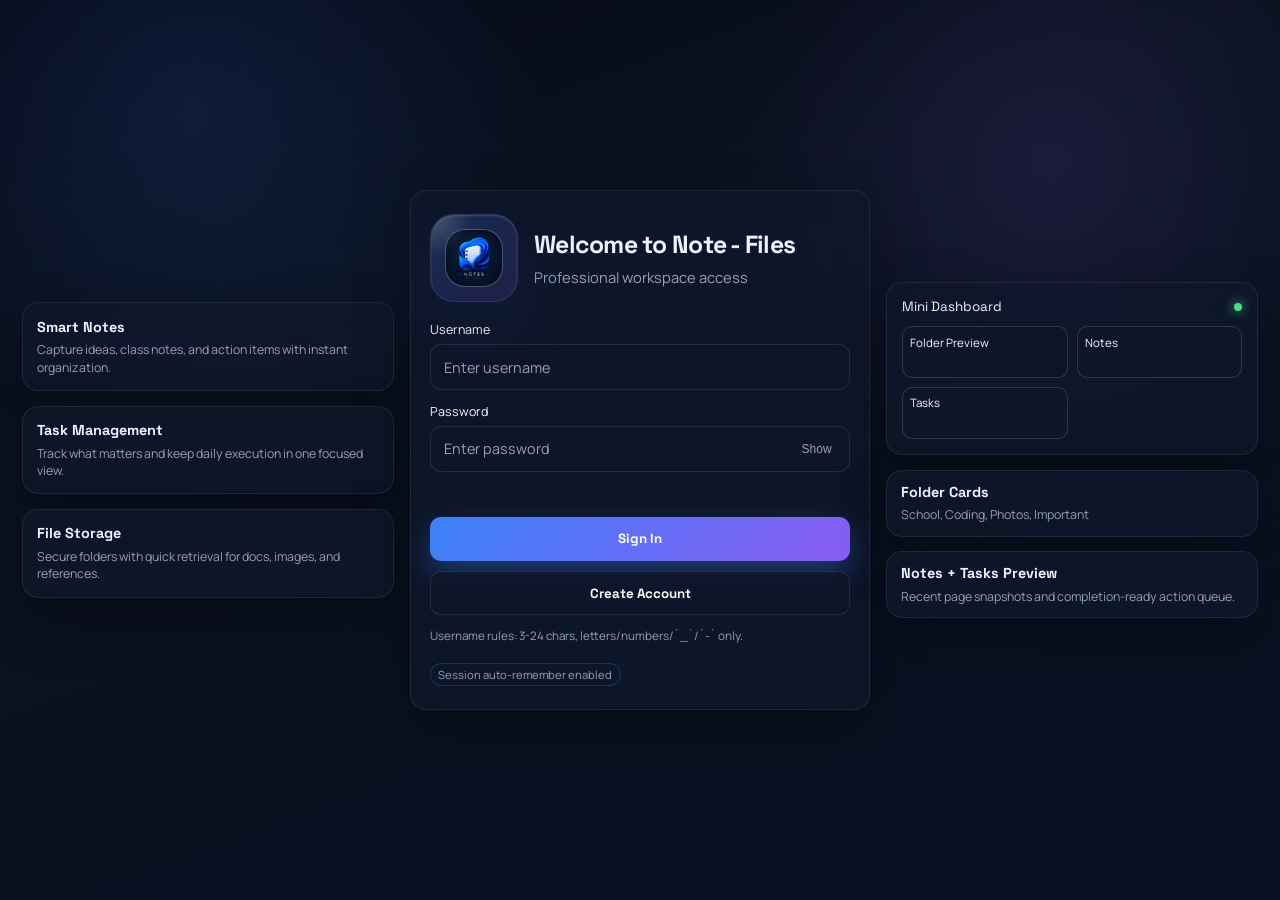
<file: login.html>
<!DOCTYPE html>
<html lang="en">
<head>
  <meta charset="UTF-8">
  <meta name="viewport" content="width=device-width, initial-scale=1.0">
  <title>Login - Note Files</title>
  <link rel="preconnect" href="https://fonts.googleapis.com">
  <link rel="preconnect" href="https://fonts.gstatic.com" crossorigin>
  <link href="https://fonts.googleapis.com/css2?family=Space+Grotesk:wght@400;500;600;700&family=Manrope:wght@500;600;700&display=swap" rel="stylesheet">
  <style>
    :root {
      --bg-main: #0f172a;
      --bg-sidebar: #1e293b;
      --bg-cards: #1e293b;
      --bg-inputs: #0f172a;
      --text-primary: #f8fafc;
      --text-secondary: #94a3b8;
      --accent-primary: #6366f1;
      --accent-hover: #4f46e5;
      --border-color: #334155;
      --panel: rgba(30, 41, 59, 0.64);
      --panel-soft: rgba(30, 41, 59, 0.58);
      --stroke: rgba(148, 163, 184, 0.22);
      --text: var(--text-primary);
      --muted: var(--text-secondary);
      --accent: var(--accent-primary);
      --accent-2: var(--accent-hover);
      --danger: #f87171;
      --success: #4ade80;
      --shadow: 0 24px 52px rgba(2, 6, 23, 0.45);
    }
    * { box-sizing: border-box; }
    body {
      margin: 0;
      min-height: 100vh;
      font-family: "Manrope", system-ui, sans-serif;
      color: var(--text);
      background: radial-gradient(1200px 700px at 20% 10%, rgba(99,102,241,0.18), transparent 55%),
                  radial-gradient(900px 650px at 85% 90%, rgba(79,70,229,0.15), transparent 60%),
                  linear-gradient(150deg, #111b31 0%, #0f172a 45%, #0f172a 100%);
      overflow-x: hidden;
    }
    .page {
      min-height: 100vh;
      display: grid;
      grid-template-columns: minmax(220px, 1fr) minmax(320px, 460px) minmax(220px, 1fr);
      align-items: center;
      gap: 1.2rem;
      padding: 1.5rem;
    }
    .side {
      display: grid;
      gap: 0.9rem;
      animation: fadeIn .9s ease both;
    }
    .floating-card, .mini-card, .dashboard-preview, .login-card {
      background: var(--panel-soft);
      border: 1px solid var(--stroke);
      border-radius: 16px;
      box-shadow: var(--shadow);
      backdrop-filter: blur(16px) saturate(115%);
    }
    .floating-card {
      padding: 0.9rem;
      animation: float 6s ease-in-out infinite;
    }
    .floating-card h4, .mini-card h4 {
      margin: 0 0 0.35rem;
      font-size: 0.9rem;
      font-family: "Space Grotesk", sans-serif;
    }
    .floating-card p, .mini-card p {
      margin: 0;
      color: var(--muted);
      font-size: 0.77rem;
      line-height: 1.4;
    }
    .mini-card { padding: 0.75rem 0.9rem; }
    .dashboard-preview { padding: 0.95rem; animation: float 7.2s ease-in-out infinite; }
    .dash-head {
      display: flex; justify-content: space-between; align-items: center; margin-bottom: 0.7rem;
      font-family: "Space Grotesk", sans-serif; font-size: 0.84rem;
    }
    .status {
      width: 8px; height: 8px; border-radius: 50%; background: var(--success);
      box-shadow: 0 0 12px var(--success);
    }
    .dash-grid { display: grid; grid-template-columns: repeat(2, 1fr); gap: 0.55rem; }
    .tile {
      border-radius: 10px;
      border: 1px solid rgba(148, 163, 184, 0.24);
      background: rgba(15, 23, 42, 0.7);
      height: 52px;
      padding: 0.45rem;
      font-size: 0.72rem;
      color: var(--text-primary);
    }
    .login-card {
      padding: 1.45rem 1.2rem;
      animation: fadeIn 0.7s ease both;
      border: 1px solid rgba(148, 163, 184, 0.24);
    }
    .brand {
      display: flex;
      align-items: center;
      gap: 1rem;
      margin-bottom: 1.25rem;
      justify-content: flex-start;
    }
    .logo-wrap {
      width: 82px;
      min-width: 82px;
      height: 82px;
      border-radius: 28px;
      padding: 14px;
      display: grid;
      place-items: center;
      background: linear-gradient(180deg, rgba(99, 102, 241, 0.18), rgba(79, 70, 229, 0.12));
      border: 1px solid rgba(148, 163, 184, 0.18);
      box-shadow: 0 28px 60px rgba(36, 63, 120, 0.18), inset 0 1px 2px rgba(255, 255, 255, 0.16);
      backdrop-filter: blur(20px);
      position: relative;
      overflow: hidden;
      transition: transform .22s ease, box-shadow .22s ease, background .22s ease;
    }
    .logo-wrap::before {
      content: "";
      position: absolute;
      inset: 0;
      border-radius: inherit;
      background: radial-gradient(circle at top left, rgba(255, 255, 255, 0.32), transparent 35%);
      opacity: 0.7;
      pointer-events: none;
    }
    .logo-wrap:hover {
      transform: translateY(-2px);
      box-shadow: 0 34px 72px rgba(36, 63, 120, 0.24), inset 0 1px 2px rgba(255, 255, 255, 0.22);
    }
    .logo {
      width: 100%;
      height: 100%;
      object-fit: contain;
      border-radius: 20px;
      background: rgba(255, 255, 255, 0.08);
      border: 1px solid rgba(255, 255, 255, 0.14);
      box-shadow: inset 0 0 0 1px rgba(255, 255, 255, 0.08);
      transition: transform .22s ease;
    }
    .logo-wrap:hover .logo { transform: scale(1.02); }
    .brand-text h1 {
      margin: 0;
      font-size: 1.55rem;
      font-family: "Space Grotesk", sans-serif;
      letter-spacing: -0.03em;
    }
    .brand-text .sub {
      margin: 0.35rem 0 0;
      color: var(--muted);
      font-size: 0.92rem;
      max-width: 24rem;
      line-height: 1.5;
    }
    .field { margin-bottom: 0.82rem; }
    .label { display: block; margin-bottom: 0.35rem; font-size: 0.78rem; color: var(--text-primary); }
    .input-wrap {
      display: flex; align-items: center; gap: 0.45rem;
      border: 1px solid var(--stroke);
      border-radius: 11px;
      padding: 0 0.7rem;
      background: rgba(15, 23, 42, 0.72);
      transition: border-color .2s ease, box-shadow .2s ease;
    }
    .input-wrap:focus-within {
      border-color: rgba(99,102,241,0.62);
      box-shadow: 0 0 0 3px rgba(99,102,241,0.2), 0 0 20px rgba(99,102,241,0.22);
    }
    input {
      width: 100%;
      height: 44px;
      border: 0;
      outline: 0;
      color: var(--text);
      background: transparent;
      font: inherit;
      font-size: 0.9rem;
    }
    input::placeholder { color: var(--text-secondary); }
    .toggle {
      background: none; border: 0; color: var(--text-secondary); cursor: pointer; font-size: 0.75rem;
    }
    .message {
      min-height: 20px;
      margin: 0.25rem 0 0.75rem;
      font-size: 0.78rem;
      color: var(--danger);
    }
    .message.ok { color: var(--success); }
    .actions {
      display: grid; gap: 0.65rem;
    }
    .btn {
      border: 0;
      border-radius: 11px;
      height: 44px;
      font-weight: 700;
      font-family: "Space Grotesk", sans-serif;
      cursor: pointer;
      transition: transform .18s ease, box-shadow .18s ease, opacity .18s ease;
    }
    .btn:hover { transform: translateY(-1px); }
    .btn-primary {
      color: white;
      background: linear-gradient(135deg, var(--accent-primary), var(--accent-hover));
      box-shadow: 0 10px 30px rgba(99,102,241,0.35);
    }
    .btn-secondary {
      color: var(--text-primary);
      background: rgba(30, 41, 59, 0.58);
      border: 1px solid var(--border-color);
    }
    .hint { margin-top: 0.8rem; font-size: 0.73rem; color: var(--text-secondary); }
    .chip {
      display: inline-block;
      border: 1px solid rgba(99, 102, 241, 0.35);
      padding: 0.18rem 0.45rem;
      border-radius: 999px;
      margin-top: 0.45rem;
      font-size: 0.7rem;
      color: var(--text-secondary);
      background: rgba(15, 23, 42, 0.64);
    }
    .side-right .floating-card:nth-child(2),
    .side-left .floating-card:nth-child(3) { animation-delay: .8s; }
    .side-right .floating-card:nth-child(3),
    .side-left .floating-card:nth-child(2) { animation-delay: 1.4s; }
    @keyframes float {
      0%,100% { transform: translateY(0px); }
      50% { transform: translateY(-7px); }
    }
    @keyframes fadeIn {
      from { opacity: 0; transform: translateY(12px); }
      to { opacity: 1; transform: translateY(0); }
    }
    @media (max-width: 1080px) {
      .page { grid-template-columns: 1fr; gap: 1rem; padding: 1rem; }
      .side { grid-template-columns: repeat(2, minmax(150px, 1fr)); }
      .login-card { order: -1; }
      .brand { flex-direction: column; align-items: center; text-align: center; }
      .brand-text .sub { max-width: 100%; }
    }
    @media (max-width: 650px) {
      .side { grid-template-columns: 1fr; }
      .logo-wrap { width: 72px; height: 72px; min-width: 72px; }
      .brand-text h1 { font-size: 1.35rem; }
      .login-card { padding: 1.3rem 1rem; }
    }
  </style>
  <style>
    :root {
      --bg-deep: #050816;
      --surface: rgba(15, 23, 42, 0.78);
      --surface-soft: rgba(15, 23, 42, 0.64);
      --surface-strong: rgba(10, 16, 29, 0.92);
      --text-main: #edf2ff;
      --text-muted: #94a3b8;
      --accent: #3b82f6;
      --accent-alt: #8b5cf6;
      --accent-cyan: #06b6d4;
      --border: rgba(255, 255, 255, 0.08);
      --radius-xl: 26px;
      --radius-lg: 18px;
    }

    body {
      background: radial-gradient(circle at 15% 12%, rgba(59, 130, 246, 0.14), transparent 26%),
                  radial-gradient(circle at 82% 18%, rgba(139, 92, 246, 0.12), transparent 24%),
                  linear-gradient(160deg, #050816 0%, #0b1220 34%, #071122 100%);
      color: var(--text-main);
    }

    .page {
      padding: 1.35rem;
      gap: 1rem;
    }

    .floating-card,
    .mini-card,
    .dashboard-preview,
    .login-card {
      background: rgba(15, 23, 42, 0.8);
      border: 1px solid rgba(255, 255, 255, 0.08);
      box-shadow: 0 22px 54px rgba(0, 0, 0, 0.32);
      backdrop-filter: blur(18px) saturate(130%);
    }

    .brand {
      gap: 1rem;
      margin-bottom: 1.2rem;
    }

    .logo-wrap {
      width: 88px;
      height: 88px;
      padding: 14px;
      border-radius: 24px;
      background: linear-gradient(145deg, rgba(59, 130, 246, 0.2), rgba(139, 92, 246, 0.16));
      border: 1px solid rgba(255, 255, 255, 0.08);
    }

    .logo-wrap:hover {
      transform: translateY(-1px);
    }

    .brand-text h1 {
      font-size: 1.55rem;
    }

    .input-wrap {
      border: 1px solid rgba(255, 255, 255, 0.1);
      background: rgba(15, 23, 42, 0.78);
    }

    .input-wrap:focus-within {
      border-color: rgba(59, 130, 246, 0.6);
      box-shadow: 0 0 0 3px rgba(59, 130, 246, 0.12);
    }

    input {
      color: var(--text-main);
    }

    .btn-primary {
      background: linear-gradient(135deg, var(--accent), var(--accent-alt));
      box-shadow: 0 12px 28px rgba(59, 130, 246, 0.34);
    }

    .btn-secondary {
      background: rgba(15, 23, 42, 0.78);
      border-color: rgba(255, 255, 255, 0.1);
    }

    .message {
      color: rgba(248, 113, 113, 0.95);
    }

    .chip {
      background: rgba(15, 23, 42, 0.66);
      border-color: rgba(59, 130, 246, 0.25);
    }

    .hint {
      color: var(--text-muted);
    }

    .side-right .floating-card:nth-child(2),
    .side-left .floating-card:nth-child(3) {
      animation-delay: 0.8s;
    }

    .side-right .floating-card:nth-child(3),
    .side-left .floating-card:nth-child(2) {
      animation-delay: 1.4s;
    }

    @media (max-width: 1080px) {
      .page { padding: 1rem; }
      .side { grid-template-columns: repeat(2, minmax(140px, 1fr)); }
    }

    @media (max-width: 650px) {
      .brand-text h1 { font-size: 1.35rem; }
      .login-card { padding: 1.25rem 0.95rem; }
    }
  </style>
</head>
<body>
  <main class="page">
    <section class="side side-left">
      <article class="floating-card">
        <h4>Smart Notes</h4>
        <p>Capture ideas, class notes, and action items with instant organization.</p>
      </article>
      <article class="floating-card">
        <h4>Task Management</h4>
        <p>Track what matters and keep daily execution in one focused view.</p>
      </article>
      <article class="floating-card">
        <h4>File Storage</h4>
        <p>Secure folders with quick retrieval for docs, images, and references.</p>
      </article>
    </section>

    <section class="login-card">
      <div class="brand">
        <div class="logo-wrap">
          <img src="assets/images/logo.png" alt="Note - Files Logo" class="logo">
        </div>
        <div class="brand-text">
          <h1>Welcome to Note - Files</h1>
          <p class="sub">Professional workspace access</p>
        </div>
      </div>

      <form id="authForm" novalidate>
        <div class="field">
          <label class="label" for="username">Username</label>
          <div class="input-wrap">
            <input type="text" id="username" autocomplete="username" placeholder="Enter username" required>
          </div>
        </div>

        <div class="field">
          <label class="label" for="password">Password</label>
          <div class="input-wrap">
            <input type="password" id="password" autocomplete="current-password" placeholder="Enter password" required>
            <button type="button" class="toggle" id="togglePassword" aria-label="Show password">Show</button>
          </div>
        </div>

        <p id="authMessage" class="message" role="status" aria-live="polite"></p>

        <div class="actions">
          <button type="button" id="loginBtn" class="btn btn-primary">Sign In</button>
          <button type="button" id="signupBtn" class="btn btn-secondary">Create Account</button>
        </div>
      </form>

      <p class="hint">Username rules: 3-24 chars, letters/numbers/`_`/`-` only.</p>
      <span class="chip">Session auto-remember enabled</span>
    </section>

    <section class="side side-right">
      <article class="dashboard-preview">
        <div class="dash-head">Mini Dashboard <span class="status"></span></div>
        <div class="dash-grid">
          <div class="tile">Folder Preview</div>
          <div class="tile">Notes</div>
          <div class="tile">Tasks</div>
        </div>
      </article>
      <article class="mini-card">
        <h4>Folder Cards</h4>
        <p>School, Coding, Photos, Important</p>
      </article>
      <article class="mini-card">
        <h4>Notes + Tasks Preview</h4>
        <p>Recent page snapshots and completion-ready action queue.</p>
      </article>
    </section>
  </main>

  <script>
    const USER_STORE_KEY = "notepilot:auth:accounts:v1";
    const SESSION_KEY = "notepilot:auth:active-user:v1";
    const USER_DATA_PREFIX = "notepilot:userdata:";
    const LEGACY_USERNAME_KEY = "username";
    const LEGACY_PASSWORD_KEY = "password";

    const usernameInput = document.getElementById("username");
    const passwordInput = document.getElementById("password");
    const loginBtn = document.getElementById("loginBtn");
    const signupBtn = document.getElementById("signupBtn");
    const togglePassword = document.getElementById("togglePassword");
    const authMessage = document.getElementById("authMessage");

    function readAccounts() {
      try {
        const parsed = JSON.parse(localStorage.getItem(USER_STORE_KEY) || "[]");
        return Array.isArray(parsed) ? parsed : [];
      } catch {
        return [];
      }
    }

    function writeAccounts(accounts) {
      localStorage.setItem(USER_STORE_KEY, JSON.stringify(accounts));
    }

    function normalizeUsername(value) {
      return String(value || "").trim().toLowerCase();
    }

    function validateUsername(value) {
      const raw = String(value || "").trim();
      if (raw.length < 3 || raw.length > 24) {
        return "Username must be 3 to 24 characters.";
      }
      if (!/^[a-zA-Z0-9_-]+$/.test(raw)) {
        return "Use only letters, numbers, underscore, or hyphen.";
      }
      return "";
    }

    function setMessage(text, ok = false) {
      authMessage.textContent = text;
      authMessage.classList.toggle("ok", ok);
    }

    function ensureUserDataBucket(username) {
      const key = `${USER_DATA_PREFIX}${normalizeUsername(username)}`;
      if (!localStorage.getItem(key)) {
        localStorage.setItem(key, JSON.stringify({ createdAt: Date.now() }));
      }
    }

    function startSession(username) {
      localStorage.setItem(SESSION_KEY, username);
      localStorage.setItem(LEGACY_USERNAME_KEY, username);
      ensureUserDataBucket(username);
    }

    function migrateLegacyAccount() {
      const legacyUser = String(localStorage.getItem(LEGACY_USERNAME_KEY) || "").trim();
      const legacyPass = String(localStorage.getItem(LEGACY_PASSWORD_KEY) || "");

      if (!legacyUser || !legacyPass) return;

      const usernameIssue = validateUsername(legacyUser);
      if (usernameIssue) return;

      const accounts = readAccounts();
      const normalized = normalizeUsername(legacyUser);
      const exists = accounts.some((account) => normalizeUsername(account.username) === normalized);

      if (!exists) {
        accounts.push({
          username: legacyUser,
          password: legacyPass,
          createdAt: Date.now(),
          migratedFromLegacy: true
        });
        writeAccounts(accounts);
      }
      ensureUserDataBucket(legacyUser);
    }

    function tryAutoRedirect() {
      const active = localStorage.getItem(SESSION_KEY);
      if (active) {
        localStorage.setItem(LEGACY_USERNAME_KEY, active);
        window.location.href = "index.html";
      }
    }

    function createAccount() {
      const username = usernameInput.value.trim();
      const password = passwordInput.value;

      const usernameIssue = validateUsername(username);
      if (usernameIssue) {
        setMessage(usernameIssue);
        return;
      }
      if (password.length < 4) {
        setMessage("Password must be at least 4 characters.");
        return;
      }

      const accounts = readAccounts();
      const normalized = normalizeUsername(username);
      const exists = accounts.some((account) => normalizeUsername(account.username) === normalized);
      if (exists) {
        setMessage("That username already exists. Try signing in.");
        return;
      }

      accounts.push({ username, password, createdAt: Date.now() });
      writeAccounts(accounts);

      localStorage.setItem(LEGACY_USERNAME_KEY, username);
      localStorage.setItem(LEGACY_PASSWORD_KEY, password);
      startSession(username);

      setMessage("Account created. Redirecting...", true);
      setTimeout(() => { window.location.href = "index.html"; }, 420);
    }

    function signIn() {
      const username = usernameInput.value.trim();
      const password = passwordInput.value;

      const usernameIssue = validateUsername(username);
      if (usernameIssue) {
        setMessage(usernameIssue);
        return;
      }
      if (!password) {
        setMessage("Enter your password.");
        return;
      }

      const accounts = readAccounts();
      const normalized = normalizeUsername(username);
      const match = accounts.find((account) => normalizeUsername(account.username) === normalized && account.password === password);

      if (!match) {
        setMessage("Invalid username or password.");
        return;
      }

      startSession(match.username);
      setMessage("Sign in successful. Redirecting...", true);
      setTimeout(() => { window.location.href = "index.html"; }, 350);
    }

    togglePassword.addEventListener("click", () => {
      const showing = passwordInput.type === "text";
      passwordInput.type = showing ? "password" : "text";
      togglePassword.textContent = showing ? "Show" : "Hide";
      togglePassword.setAttribute("aria-label", showing ? "Show password" : "Hide password");
    });

    loginBtn.addEventListener("click", signIn);
    signupBtn.addEventListener("click", createAccount);

    document.getElementById("authForm").addEventListener("submit", (event) => {
      event.preventDefault();
      signIn();
    });

    passwordInput.addEventListener("keydown", (event) => {
      if (event.key === "Enter") {
        event.preventDefault();
        signIn();
      }
    });

    migrateLegacyAccount();
    tryAutoRedirect();
  </script>
</body>
</html>
</file>
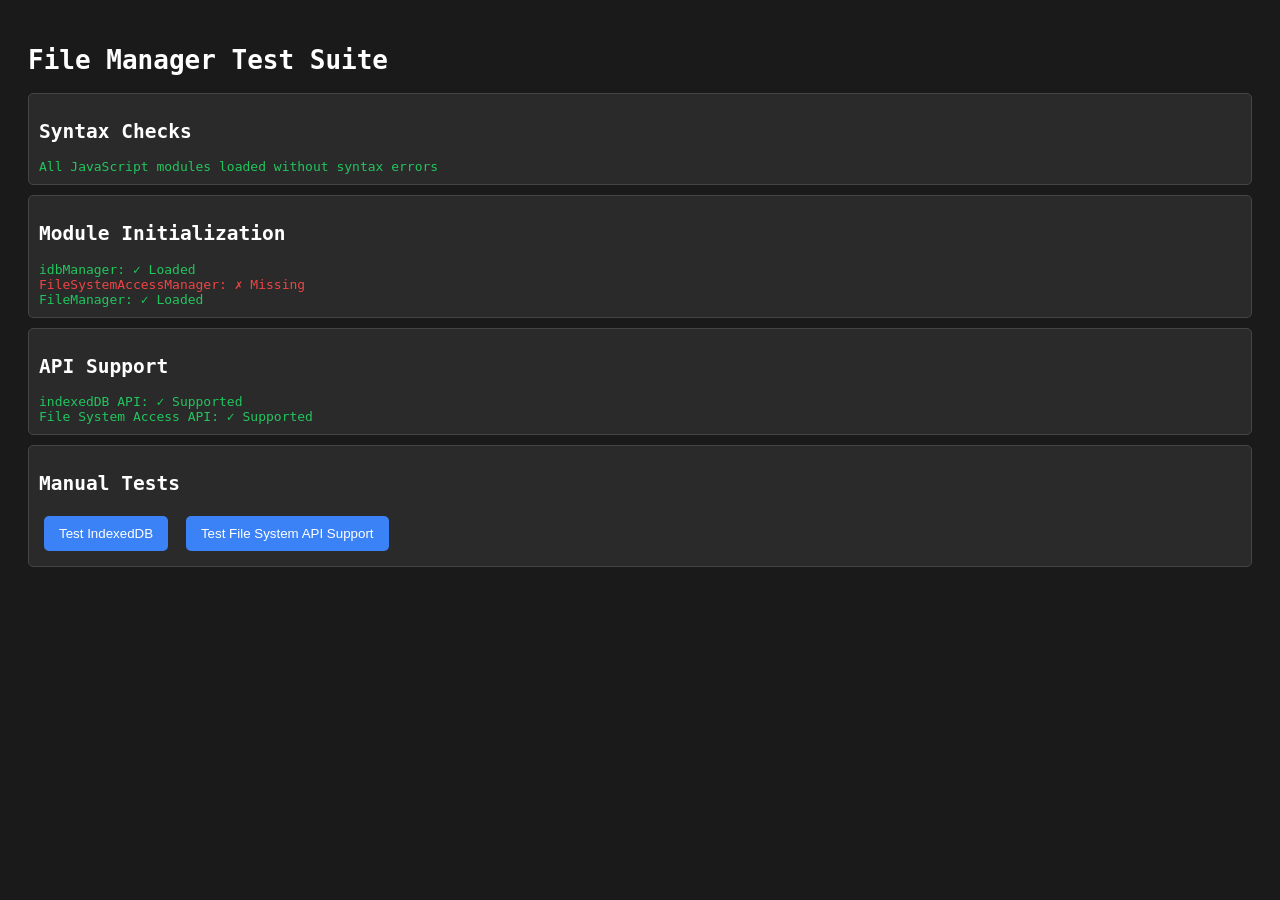
<file: test-file-manager.html>
<!DOCTYPE html>
<html lang="en">
<head>
  <meta charset="UTF-8">
  <meta name="viewport" content="width=device-width, initial-scale=1.0">
  <title>File Manager Test</title>
  <style>
    body {
      font-family: monospace;
      background: #1a1a1a;
      color: #fff;
      padding: 20px;
    }
    .test-section {
      background: #2a2a2a;
      border: 1px solid #444;
      margin: 10px 0;
      padding: 10px;
      border-radius: 5px;
    }
    .pass { color: #22c55e; }
    .fail { color: #ef4444; }
    .pending { color: #f59e0b; }
    button {
      background: #3b82f6;
      color: white;
      border: none;
      padding: 10px 15px;
      border-radius: 5px;
      cursor: pointer;
      margin: 5px;
    }
    button:hover { background: #2563eb; }
  </style>
</head>
<body>
  <h1>File Manager Test Suite</h1>
  
  <div class="test-section">
    <h2>Syntax Checks</h2>
    <div id="syntaxChecks"></div>
  </div>

  <div class="test-section">
    <h2>Module Initialization</h2>
    <div id="moduleChecks"></div>
  </div>

  <div class="test-section">
    <h2>API Support</h2>
    <div id="apiChecks"></div>
  </div>

  <div class="test-section">
    <h2>Manual Tests</h2>
    <button onclick="testIndexedDB()">Test IndexedDB</button>
    <button onclick="testFileSystemAPI()">Test File System API Support</button>
    <div id="manualTests"></div>
  </div>

  <script src="indexeddb-manager.js"></script>
  <script src="filesystem-manager.js"></script>
  <script src="file-manager.js"></script>

  <script>
    function log(section, message, status = 'pending') {
      const container = document.getElementById(section);
      if (container) {
        const div = document.createElement('div');
        div.className = status;
        div.textContent = message;
        container.appendChild(div);
      }
      console.log(`[${status}] ${message}`);
    }

    // Check modules exist
    log('moduleChecks', 'idbManager: ' + (typeof idbManager !== 'undefined' ? '✓ Loaded' : '✗ Missing'), 
        typeof idbManager !== 'undefined' ? 'pass' : 'fail');
    
    log('moduleChecks', 'FileSystemAccessManager: ' + (typeof FileSystemAccessManager !== 'undefined' ? '✓ Loaded' : '✗ Missing'),
        typeof FileSystemAccessManager !== 'undefined' ? 'pass' : 'fail');
    
    log('moduleChecks', 'FileManager: ' + (typeof FileManager !== 'undefined' ? '✓ Loaded' : '✗ Missing'),
        typeof FileManager !== 'undefined' ? 'pass' : 'fail');

    // Check API support
    log('apiChecks', 'indexedDB API: ' + (typeof window.indexedDB !== 'undefined' ? '✓ Supported' : '✗ Not supported'),
        typeof window.indexedDB !== 'undefined' ? 'pass' : 'fail');
    
    log('apiChecks', 'File System Access API: ' + (typeof window.showDirectoryPicker !== 'undefined' ? '✓ Supported' : '✗ Not supported'),
        typeof window.showDirectoryPicker !== 'undefined' ? 'pass' : 'fail');

    // Test IndexedDB
    async function testIndexedDB() {
      const container = document.getElementById('manualTests');
      container.innerHTML = '<p class="pending">Testing IndexedDB...</p>';
      
      try {
        if (!idbManager) {
          container.innerHTML = '<p class="fail">idbManager not initialized</p>';
          return;
        }

        await idbManager.init();
        container.innerHTML = '<p class="pass">✓ IndexedDB initialized successfully</p>';
        
        // Test save/get
        await idbManager.saveFolderHandle('test-folder', 'Test', {});
        const result = await idbManager.getFolderHandle('test-folder');
        
        if (result) {
          container.innerHTML += '<p class="pass">✓ Folder handle save/get works</p>';
        } else {
          container.innerHTML += '<p class="fail">✗ Folder handle save/get failed</p>';
        }
      } catch (error) {
        container.innerHTML = '<p class="fail">✗ Error: ' + error.message + '</p>';
      }
    }

    // Test File System API
    function testFileSystemAPI() {
      const container = document.getElementById('manualTests');
      container.innerHTML = '<p class="pending">Testing File System API...</p>';
      
      try {
        if (!FileSystemAccessManager.isSupported()) {
          container.innerHTML = '<p class="fail">✗ File System Access API not supported in this browser</p>';
          return;
        }

        container.innerHTML = '<p class="pass">✓ File System Access API is supported</p>';
        container.innerHTML += '<p style="color: #999;">Click "Select Root Directory" in the Files section to test</p>';
      } catch (error) {
        container.innerHTML = '<p class="fail">✗ Error: ' + error.message + '</p>';
      }
    }

    // Run initial checks
    window.addEventListener('load', () => {
      log('syntaxChecks', 'All JavaScript modules loaded without syntax errors', 'pass');
    });
  </script>
</body>
</html>
</file>
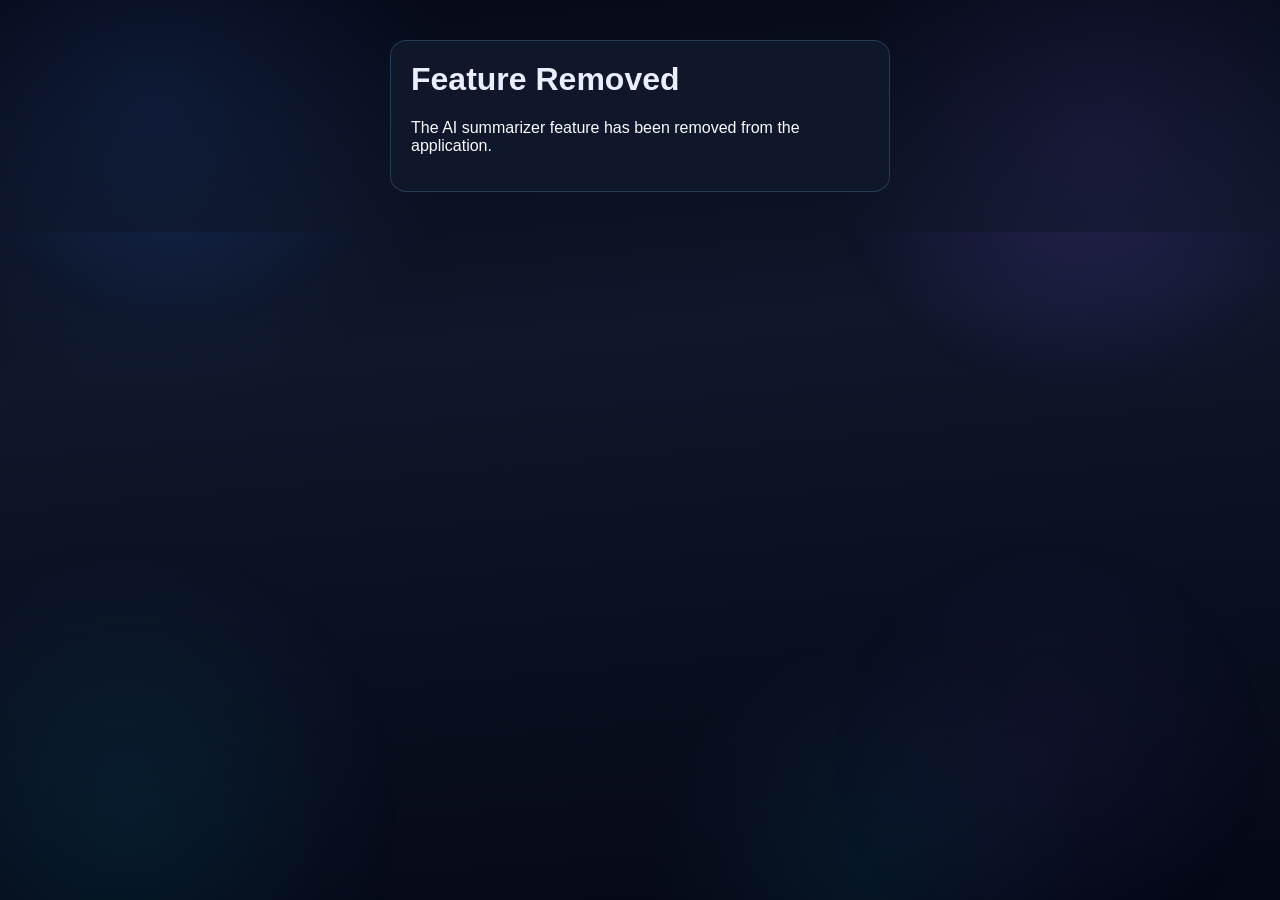
<file: test-summary.html>
<!DOCTYPE html>
<html lang="en">
<head>
  <meta charset="UTF-8">
  <meta name="viewport" content="width=device-width, initial-scale=1.0">
  <title>Summary UI Test</title>
  <link rel="stylesheet" href="style.css">
  <style>
    body {
      padding: 40px;
    }
    .test-container {
      max-width: 500px;
      margin: 0 auto;
      background: #0f172a;
      padding: 20px;
      border-radius: 16px;
      border: 1px solid rgba(125, 211, 252, 0.2);
    }
    h1 {
      color: #e8f0fd;
      margin-top: 0;
    }
  </style>
</head>
<body>
  <div class="test-container">
    <h1>Feature Removed</h1>
    <p>The AI summarizer feature has been removed from the application.</p>
  </div>
</body>
</html>
</file>
<file: style.css>
﻿:root {
  --bg-base: var(--bg-primary);
  --bg-primary: #050816;
  --bg-secondary: #0b1220;
  --bg-strong: var(--bg-secondary);
  --bg-panel: rgba(15, 23, 42, 0.72);
  --bg-panel-strong: rgba(10, 16, 29, 0.88);
  --bg-panel-soft: rgba(17, 23, 39, 0.42);
  --bg-card: rgba(15, 23, 42, 0.88);
  --bg-hover: rgba(255, 255, 255, 0.04);
  --border: var(--border-color);
  --border-color: rgba(255, 255, 255, 0.08);
  --border-strong: rgba(59, 130, 246, 0.28);
  --text-primary: #f8fafc;
  --text-secondary: #cbd5e1;
  --text-faint: #94a3b8;
  --text-main: var(--text-primary);
  --text-muted: var(--text-secondary);
  --text-subtle: var(--text-faint);
  --text-danger: #fca5a5;
  --accent-color: #3b82f6;
  --accent-alt-color: #8b5cf6;
  --accent: var(--accent-color);
  --accent-alt: var(--accent-alt-color);
  --accent-cyan: #06b6d4;
  --accent-rgb: 59, 130, 246;
  --glow-intensity: 0.18;
  --accent-glow: rgba(var(--accent-rgb), var(--glow-intensity));
  --accent-glow-soft: rgba(var(--accent-rgb), calc(var(--glow-intensity) * 0.55));
  --neon-border: linear-gradient(135deg, rgba(var(--accent-rgb), 0.85), rgba(var(--accent-rgb), 0.65));
  --neon-glow: rgba(var(--accent-rgb), var(--glow-intensity));
  --glass: rgba(12, 18, 31, 0.72);
  --glass-strong: rgba(8, 12, 22, 0.88);
  --glass-soft: rgba(15, 23, 42, 0.48);
  --shadow-soft: 0 18px 46px rgba(0, 0, 0, 0.34);
  --shadow-hard: 0 22px 60px rgba(0, 0, 0, 0.38);
  --radius-xl: 28px;
  --radius-lg: 18px;
  --radius-md: 12px;
  --radius-sm: 10px;
  --folder-title-font: 'Orbitron', 'Exo', 'Rajdhani', 'Space Grotesk', 'Poppins', 'Inter', sans-serif;
  --space-xs: 8px;
  --space-sm: 12px;
  --space-md: 18px;
  --space-lg: 24px;
  --space-xl: 32px;
}

* {
  box-sizing: border-box;
}

html,
body {
  min-height: 100%;
  margin: 0;
  background-color: #050816;
  background-image:
    radial-gradient(circle at 12% 12%, rgba(59, 130, 246, 0.12), transparent 22%),
    radial-gradient(circle at 86% 16%, rgba(139, 92, 246, 0.1), transparent 20%),
    radial-gradient(circle at 68% 96%, rgba(6, 182, 212, 0.08), transparent 18%),
    linear-gradient(175deg, #050816 0%, #0f172a 38%, #050816 100%);
  background-attachment: fixed;
  color: var(--text-main);
}

html {
  scroll-behavior: smooth;
}

body {
  font-family: 'Inter', -apple-system, BlinkMacSystemFont, 'Segoe UI', sans-serif;
  overflow-x: hidden;
  position: relative;
  background-color: var(--bg-primary);
  color: var(--text-primary);
}

body.dark-theme {
  --bg-primary: #050816;
  --bg-secondary: #0b1220;
  --bg-panel: rgba(15, 23, 42, 0.72);
  --bg-panel-strong: rgba(10, 16, 29, 0.88);
  --bg-panel-soft: rgba(17, 23, 39, 0.42);
  --bg-card: rgba(15, 23, 42, 0.88);
  --bg-hover: rgba(255, 255, 255, 0.04);
  --text-primary: #f8fafc;
  --text-secondary: #cbd5e1;
  --text-faint: #94a3b8;
  --text-danger: #fca5a5;
  --border-color: rgba(255, 255, 255, 0.08);
  --shadow-soft: 0 18px 46px rgba(0, 0, 0, 0.34);
  --shadow-hard: 0 22px 60px rgba(0, 0, 0, 0.38);
}

body.light-theme {
  --bg-primary: #f8fbff;
  --bg-secondary: rgba(255, 255, 255, 0.92);
  --bg-panel: rgba(255, 255, 255, 0.88);
  --bg-panel-strong: rgba(248, 250, 255, 0.95);
  --bg-panel-soft: rgba(255, 255, 255, 0.72);
  --bg-card: rgba(255, 255, 255, 0.92);
  --bg-hover: rgba(15, 23, 42, 0.05);
  --text-primary: #111827;
  --text-secondary: #4b5563;
  --text-faint: #6b7280;
  --text-danger: #b91c1c;
  --border-color: rgba(15, 23, 42, 0.08);
  --shadow-soft: 0 18px 46px rgba(15, 23, 42, 0.12);
  --shadow-hard: 0 22px 60px rgba(15, 23, 42, 0.16);
  background-image:
    radial-gradient(circle at 12% 12%, rgba(var(--accent-rgb), 0.08), transparent 22%),
    radial-gradient(circle at 86% 16%, rgba(var(--accent-rgb), 0.06), transparent 20%),
    radial-gradient(circle at 68% 96%, rgba(var(--accent-rgb), 0.04), transparent 18%),
    linear-gradient(175deg, #f8fbff 0%, #eef2ff 38%, #f8fbff 100%);
}

body.light-theme::before {
  background: radial-gradient(circle at 14% 10%, rgba(var(--accent-rgb), 0.08), transparent 18%),
              radial-gradient(circle at 84% 16%, rgba(var(--accent-rgb), 0.06), transparent 20%);
  opacity: 0.85;
}

body.light-theme::after {
  background: radial-gradient(circle at 10% 90%, rgba(var(--accent-rgb), 0.06), transparent 20%),
              radial-gradient(circle at 82% 84%, rgba(var(--accent-rgb), 0.04), transparent 18%);
  opacity: 0.72;
}

body::before,
body::after {
  content: '';
  position: fixed;
  inset: 0;
  pointer-events: none;
  z-index: -1;
}

body::before {
  background: radial-gradient(circle at 14% 10%, rgba(59, 130, 246, 0.16), transparent 18%),
              radial-gradient(circle at 84% 16%, rgba(139, 92, 246, 0.12), transparent 20%);
  opacity: 0.95;
}

body::after {
  background: radial-gradient(circle at 10% 90%, rgba(6, 182, 212, 0.12), transparent 20%),
              radial-gradient(circle at 82% 84%, rgba(139, 92, 246, 0.08), transparent 18%);
  opacity: 0.8;
  animation: ambientGlow 18s linear infinite alternate;
}


button,
input,
textarea,
select {
  font: inherit;
  color: inherit;
}

img,
svg {
  display: block;
  max-width: 100%;
}

.hidden {
  display: none !important;
}

.dashboard-body {
  min-height: 100vh;
  display: flex;
  background: transparent;
}

@keyframes ambientGlow {
  0% {
    transform: translateX(0) scale(1);
    opacity: 0.82;
  }
  50% {
    transform: translateX(8px) translateY(-6px) scale(1.02);
    opacity: 0.9;
  }
  100% {
    transform: translateX(-6px) translateY(5px) scale(1);
    opacity: 0.82;
  }
}

.sidebar {
  position: sticky;
  top: 0;
  height: 100vh;
  width: 280px;
  padding: var(--space-lg) var(--space-md);
  display: flex;
  flex-direction: column;
  gap: var(--space-lg);
  background: linear-gradient(165deg, rgba(10, 16, 29, 0.98), rgba(15, 23, 42, 0.9));
  border-right: 1px solid rgba(255, 255, 255, 0.08);
  box-shadow: inset 0 0 0 1px rgba(59, 130, 246, 0.08), 20px 0 60px rgba(0, 0, 0, 0.35);
  backdrop-filter: blur(18px) saturate(160%);
  z-index: 20;
}

.sidebar::before {
  content: '';
  position: absolute;
  inset: 0;
  background: radial-gradient(circle at 80% 10%, rgba(59, 130, 246, 0.18), transparent 30%),
              radial-gradient(circle at 20% 90%, rgba(139, 92, 246, 0.11), transparent 28%);
  pointer-events: none;
}

.sidebar-logo {
  display: flex;
  justify-content: center;
}

.sidebar-logo img {
  width: 104px;
  border-radius: 18px;
  border: 1px solid rgba(255, 255, 255, 0.08);
  box-shadow: inset 0 1px 2px rgba(255, 255, 255, 0.06);
}

.sidebar-toggle {
  align-self: flex-end;
  width: 44px;
  height: 44px;
  border-radius: 16px;
  border: 1px solid rgba(255, 255, 255, 0.08);
  background: rgba(17, 24, 39, 0.72);
  color: var(--text-main);
  display: grid;
  place-items: center;
  cursor: pointer;
  transition: transform 0.24s ease, border-color 0.24s ease, background 0.24s ease;
}

.sidebar-toggle:hover {
  transform: translateY(-1px);
  background: rgba(17, 24, 39, 0.88);
  border-color: rgba(59, 130, 246, 0.35);
}

.sidebar-nav {
  list-style: none;
  margin: 0;
  padding: 0;
  display: flex;
  flex-direction: column;
  gap: 8px;
}

.nav-item {
  border-radius: 16px;
}

.nav-link {
  display: flex;
  align-items: center;
  gap: 14px;
  min-height: 48px;
  padding: 12px 14px;
  border-radius: inherit;
  color: var(--text-muted);
  position: relative;
  transition: background 0.25s ease, color 0.25s ease, transform 0.25s ease;
}

.nav-link:hover {
  color: var(--text-main);
  transform: translateX(2px);
}

.nav-link::before {
  content: '';
  position: absolute;
  inset: 0;
  background: linear-gradient(90deg, rgba(59, 130, 246, 0.12), transparent 85%);
  opacity: 0;
  transform: translateX(-10px);
  transition: opacity 0.25s ease, transform 0.25s ease;
  border-radius: inherit;
}

.nav-item:hover .nav-link::before {
  opacity: 1;
  transform: translateX(0);
}

.nav-icon {
  width: 24px;
  height: 24px;
  display: grid;
  place-items: center;
  flex-shrink: 0;
}

.nav-icon svg {
  width: 100%;
  height: 100%;
}

.nav-text {
  font-size: 0.95rem;
  font-weight: 600;
  letter-spacing: 0.01em;
}

.nav-item.active .nav-link {
  color: var(--text-main);
  background: rgba(59, 130, 246, 0.15);
  border: 1px solid rgba(59, 130, 246, 0.22);
  box-shadow: 0 12px 28px rgba(59, 130, 246, 0.14);
}

.nav-item.active .nav-link::after {
  content: '';
  position: absolute;
  left: 0;
  top: 14px;
  height: 60%;
  width: 4px;
  background: linear-gradient(180deg, var(--accent), var(--accent-alt));
  border-radius: 0 999px 999px 0;
}

.nav-logout .nav-link {
  color: var(--text-danger);
}

.nav-logout:hover .nav-link {
  color: var(--text-danger);
  filter: brightness(1.1);
}

.sidebar.collapsed {
  width: 92px;
}

.sidebar.collapsed .sidebar-logo img {
  width: 52px;
}

.sidebar.collapsed .nav-link {
  justify-content: center;
  padding: 12px;
}

.sidebar.collapsed .nav-text {
  opacity: 0;
  width: 0;
  pointer-events: none;
}

.sidebar.collapsed .nav-item.active .nav-link::after {
  left: 6px;
}

.main-content {
  flex: 1;
  min-height: 100vh;
  display: flex;
  flex-direction: column;
  padding: 0;
  overflow-y: auto;
  background: transparent;
}

.main-content::-webkit-scrollbar {
  width: 10px;
}

.main-content::-webkit-scrollbar-track {
  background: transparent;
}

.main-content::-webkit-scrollbar-thumb {
  background: rgba(59, 130, 246, 0.24);
  border-radius: 999px;
  border: 2px solid transparent;
  background-clip: padding-box;
}

.main-content::-webkit-scrollbar-thumb:hover {
  background: rgba(59, 130, 246, 0.34);
}

.dashboard-header {
  position: sticky;
  top: 0;
  z-index: 16;
  display: flex;
  flex-direction: column;
  gap: 22px;
  padding: 34px 40px 28px;
  background: var(--bg-panel-strong);
  border-bottom: 1px solid var(--border-color);
  backdrop-filter: blur(18px);
}

.top-nav {
  display: flex;
  align-items: center;
  justify-content: space-between;
  gap: 18px;
}

.top-nav-left {
  display: flex;
  align-items: center;
  gap: 18px;
  flex: 1;
  flex-wrap: wrap;
}

.top-nav-title {
  display: flex;
  flex-direction: column;
  gap: 6px;
}

.top-nav-title strong {
  font-size: 1.25rem;
  letter-spacing: -0.04em;
  font-weight: 700;
  color: var(--text-primary);
}

.top-nav-title small {
  color: var(--text-muted);
  font-size: 0.9rem;
}

.top-nav-search {
  flex: 1;
  min-width: 260px;
  max-width: 680px;
  position: relative;
  display: flex;
  align-items: center;
  gap: 12px;
  padding: 12px 16px;
  border-radius: 999px;
  border: 1px solid var(--border-color);
  background: var(--bg-panel);
  box-shadow: inset 0 1px 0 rgba(255, 255, 255, 0.05);
  transition: border-color 0.24s ease, box-shadow 0.24s ease, background 0.24s ease;
}

.top-nav-search:focus-within {
  border-color: rgba(var(--accent-rgb), 0.52);
  box-shadow:
    inset 0 1px 0 rgba(255, 255, 255, 0.08),
    0 0 0 1px rgba(var(--accent-rgb), 0.22),
    0 0 22px rgba(var(--accent-rgb), calc(var(--glow-intensity) * 0.7));
}

.top-nav-search svg {
  width: 18px;
  height: 18px;
  color: var(--text-muted);
}

.top-nav-search input {
  width: 100%;
  border: 0;
  outline: none;
  background: transparent;
  color: var(--text-main);
  font-size: 0.95rem;
  letter-spacing: 0.01em;
}

.top-nav-search input::placeholder {
  color: var(--text-muted);
}

.global-search-panel {
  position: absolute;
  top: calc(100% + 12px);
  left: 0;
  width: min(760px, 92vw);
  max-height: min(68vh, 560px);
  display: flex;
  flex-direction: column;
  gap: 12px;
  padding: 14px;
  border-radius: 20px;
  border: 1px solid rgba(var(--accent-rgb), 0.35);
  background: linear-gradient(160deg, rgba(10, 15, 28, 0.96), rgba(8, 13, 24, 0.94));
  box-shadow:
    0 28px 60px rgba(0, 0, 0, 0.45),
    0 0 26px rgba(var(--accent-rgb), calc(var(--glow-intensity) * 0.65));
  backdrop-filter: blur(22px) saturate(160%);
  z-index: 70;
  opacity: 0;
  transform: translateY(8px) scale(0.985);
  pointer-events: none;
  transition: opacity 0.2s ease, transform 0.2s ease;
}

.global-search-shell.is-open .global-search-panel {
  opacity: 1;
  transform: translateY(0) scale(1);
  pointer-events: auto;
}

.global-search-filters {
  display: flex;
  align-items: center;
  gap: 8px;
  flex-wrap: wrap;
}

.global-search-filter {
  border: 1px solid rgba(255, 255, 255, 0.12);
  background: rgba(255, 255, 255, 0.05);
  color: var(--text-secondary);
  border-radius: 999px;
  padding: 7px 12px;
  font-size: 0.76rem;
  font-weight: 700;
  letter-spacing: 0.04em;
  text-transform: uppercase;
  cursor: pointer;
  transition: border-color 0.2s ease, box-shadow 0.2s ease, color 0.2s ease, transform 0.2s ease;
}

.global-search-filter:hover {
  color: var(--text-primary);
  border-color: rgba(var(--accent-rgb), 0.45);
  transform: translateY(-1px);
}

.global-search-filter.is-active {
  color: var(--text-primary);
  border-color: rgba(var(--accent-rgb), 0.56);
  background: linear-gradient(135deg, rgba(var(--accent-rgb), 0.22), rgba(var(--accent-rgb), 0.14));
  box-shadow: 0 8px 20px rgba(var(--accent-rgb), calc(var(--glow-intensity) * 0.48));
}

.global-search-results {
  display: flex;
  flex-direction: column;
  gap: 8px;
  overflow: auto;
  max-height: min(52vh, 430px);
  padding-right: 4px;
}

.global-search-result {
  width: 100%;
  border: 1px solid rgba(255, 255, 255, 0.08);
  background: rgba(255, 255, 255, 0.04);
  border-radius: 14px;
  padding: 10px 12px;
  display: grid;
  grid-template-columns: auto 1fr;
  gap: 10px;
  align-items: center;
  text-align: left;
  cursor: pointer;
  transition: border-color 0.2s ease, transform 0.2s ease, box-shadow 0.2s ease, background 0.2s ease;
}

.global-search-result:hover,
.global-search-result.is-active {
  border-color: rgba(var(--accent-rgb), 0.5);
  background: rgba(var(--accent-rgb), 0.12);
  transform: translateY(-1px);
  box-shadow: 0 12px 22px rgba(var(--accent-rgb), calc(var(--glow-intensity) * 0.45));
}

.global-search-result-icon {
  width: 32px;
  height: 32px;
  border-radius: 10px;
  display: grid;
  place-items: center;
  font-size: 1.02rem;
  border: 1px solid rgba(var(--accent-rgb), 0.32);
  background: rgba(var(--accent-rgb), 0.14);
}

.global-search-result-main {
  display: grid;
  gap: 3px;
  min-width: 0;
}

.global-search-result-type {
  font-size: 0.68rem;
  text-transform: uppercase;
  letter-spacing: 0.08em;
  color: var(--text-secondary);
}

.global-search-result-name {
  font-size: 0.92rem;
  font-weight: 700;
  color: var(--text-primary);
  overflow: hidden;
  text-overflow: ellipsis;
  white-space: nowrap;
}

.global-search-result-path {
  font-size: 0.76rem;
  color: var(--text-muted);
  overflow: hidden;
  text-overflow: ellipsis;
  white-space: nowrap;
}

.global-search-empty {
  margin: 0;
  border-radius: 14px;
  border: 1px dashed rgba(var(--accent-rgb), 0.34);
  background: rgba(var(--accent-rgb), 0.08);
  color: var(--text-secondary);
  text-align: center;
  padding: 16px 12px;
  font-size: 0.9rem;
}

.top-nav-actions {
  display: flex;
  align-items: center;
  gap: 12px;
  flex-wrap: wrap;
}

.profile-chip {
  display: flex;
  align-items: center;
  gap: 10px;
  padding: 8px 12px;
  border-radius: 999px;
  background: var(--bg-panel);
  border: 1px solid var(--border-color);
}

.profile-avatar {
  width: 34px;
  height: 34px;
  border-radius: 50%;
  display: grid;
  place-items: center;
  font-weight: 700;
  color: var(--text-primary);
  background: linear-gradient(150deg, rgba(59, 130, 246, 0.45), rgba(139, 92, 246, 0.28));
  box-shadow: 0 8px 18px rgba(59, 130, 246, 0.18);
}

.profile-chip strong {
  display: block;
  font-size: 0.95rem;
  line-height: 1.2;
}

.profile-chip small {
  display: block;
  font-size: 0.75rem;
  color: var(--text-muted);
}

.header-content {
  max-width: 1400px;
  width: 100%;
  margin: 0 auto;
  display: flex;
  flex-direction: column;
  gap: 12px;
}

.dashboard-header h1 {
  margin: 0;
  font-size: 3rem;
  font-weight: 800;
  line-height: 1.05;
  letter-spacing: -0.04em;
  color: var(--text-primary);
  text-shadow: 0 2px 14px rgba(0, 0, 0, 0.18);
}

.dashboard-header p {
  margin: 0;
  font-size: 1rem;
  color: var(--text-muted);
}

.dashboard-section {
  width: 100%;
  max-width: 1400px;
  margin: 0 auto;
  display: flex;
  flex-direction: column;
  gap: 36px;
  padding: 28px 40px 40px;
}

.section-title {
  margin: 0;
  font-size: 1.3rem;
  font-weight: 700;
  color: var(--text-main);
  letter-spacing: -0.03em;
}

.folders-container {
  display: flex;
  flex-direction: column;
  gap: 20px;
  padding: 0;
}

.folders-grid {
  display: grid;
  grid-template-columns: repeat(auto-fit, minmax(220px, 1fr));
  gap: 20px;
  align-items: stretch;
}

.folder-card {
  width: 100%;
  max-width: 100%;
  box-sizing: border-box;
  position: relative;
  overflow: hidden;
  border-radius: var(--radius-lg);
  padding: 24px;
  min-height: 150px;
  display: flex;
  flex-direction: column;
  justify-content: space-between;
  background: linear-gradient(180deg, rgba(15, 23, 42, 0.88), rgba(10, 16, 29, 0.75));
  border: 1px solid rgba(59, 130, 246, 0.14);
  box-shadow: 0 24px 60px rgba(0, 0, 0, 0.32), inset 0 0 0 1px rgba(255, 255, 255, 0.04);
  backdrop-filter: blur(18px);
  transition: transform 0.3s ease, border-color 0.3s ease, box-shadow 0.3s ease, background 0.3s ease;
}

.folder-card::before {
  content: '';
  position: absolute;
  top: -1px;
  right: -1px;
  bottom: -1px;
  left: -1px;
  border-radius: inherit;
  background: linear-gradient(135deg, rgba(59, 130, 246, 0.35), rgba(139, 92, 246, 0.28), rgba(6, 182, 212, 0.24), rgba(236, 72, 153, 0.18));
  opacity: 0;
  filter: blur(10px);
  transition: opacity 0.3s ease, transform 0.3s ease;
  pointer-events: none;
}

.folder-card:hover {
  transform: translateY(-6px);
  border-color: rgba(59, 130, 246, 0.26);
  box-shadow: 0 32px 70px rgba(0, 0, 0, 0.36), 0 0 30px rgba(59, 130, 246, 0.08);
  background: linear-gradient(180deg, rgba(12, 18, 33, 0.88), rgba(8, 12, 22, 0.78));
}

.folder-card:hover::before {
  opacity: 1;
}

.folder-card-content {
  position: relative;
  z-index: 1;
  display: flex;
  align-items: flex-start;
  gap: 16px;
  width: 100%;
}

.folder-panel-header,
.folder-view-header {
  display: flex;
  align-items: center;
  justify-content: space-between;
  gap: 16px;
  margin-bottom: 18px;
}

.folder-view-header-group {
  display: flex;
  flex-direction: column;
  gap: 6px;
}

.folder-panel-subtitle {
  margin: 0;
  color: var(--text-muted);
  font-size: 0.95rem;
}


.folder-breadcrumbs {
  display: flex;
  flex-wrap: wrap;
  align-items: center;
  gap: 8px;
  color: var(--text-muted);
  font-size: 0.92rem;
}

.breadcrumb-link {
  border: none;
  background: transparent;
  color: var(--accent);
  text-decoration: underline;
  cursor: pointer;
  padding: 0;
  font: inherit;
}

.breadcrumb-separator {
  color: rgba(231, 238, 252, 0.5);
}

.folder-icon-wrapper {
  width: 58px;
  height: 58px;
  border-radius: 18px;
  display: grid;
  place-items: center;
  background: linear-gradient(145deg, rgba(59, 130, 246, 0.24), rgba(139, 92, 246, 0.16));
  border: 1px solid rgba(255, 255, 255, 0.08);
  box-shadow: inset 0 1px 2px rgba(255, 255, 255, 0.08);
  transition: transform 0.3s ease, box-shadow 0.3s ease, background 0.3s ease;
}

.folder-card:hover .folder-icon-wrapper {
  transform: scale(1.05);
  box-shadow: 0 10px 24px rgba(59, 130, 246, 0.18), inset 0 1px 2px rgba(255, 255, 255, 0.12);
  background: linear-gradient(145deg, rgba(59, 130, 246, 0.36), rgba(139, 92, 246, 0.22));
}

  .folder-card-actions {
    display: flex;
    justify-content: flex-end;
    gap: 10px;
    margin-top: 18px;
    flex-wrap: wrap;
  }

  .folder-card-action-btn {
    width: 38px;
    height: 38px;
    border: none;
    border-radius: 14px;
    background: rgba(59, 130, 246, 0.16);
    color: var(--text-main);
    display: grid;
    place-items: center;
    cursor: pointer;
    transition: transform 0.24s ease, background 0.24s ease;
  }

  .folder-card-action-btn:hover {
    transform: translateY(-1px);
    background: rgba(59, 130, 246, 0.26);
  }

  .folder-card-delete {
    background: rgba(248, 113, 113, 0.16);
  }

  .folder-card-delete:hover {
    background: rgba(248, 113, 113, 0.26);
  }


.folder-name,
.folder-title,
.folder-card h3,
.folder-info h3 {
  margin: 0 0 8px;
  position: relative;
  max-width: 100%;
  width: fit-content;
  font-family: var(--folder-title-font);
  font-size: clamp(1.02rem, 0.94rem + 0.58vw, 1.36rem);
  font-weight: 800;
  font-style: italic;
  letter-spacing: 0.045em;
  line-height: 1.32;
  color: var(--text-primary);
  text-decoration-line: underline;
  text-decoration-color: rgba(var(--accent-rgb), 0.54);
  text-decoration-thickness: 2px;
  text-underline-offset: 0.2em;
  text-shadow: 0 0 8px rgba(var(--accent-rgb), calc(var(--glow-intensity) * 1.25));
  text-rendering: geometricPrecision;
  -webkit-font-smoothing: antialiased;
  -moz-osx-font-smoothing: grayscale;
  overflow-wrap: anywhere;
  word-break: break-word;
  transition: color 0.28s ease, text-shadow 0.28s ease, text-decoration-color 0.28s ease;
}

.folder-name::after,
.folder-title::after,
.folder-card h3::after,
.folder-info h3::after {
  content: '';
  position: absolute;
  left: 0;
  bottom: -0.28em;
  width: 100%;
  height: 2px;
  border-radius: 999px;
  background: linear-gradient(90deg, rgba(var(--accent-rgb), 0.92), rgba(var(--accent-rgb), 0.55), rgba(var(--accent-rgb), 0.9));
  box-shadow: 0 0 8px rgba(var(--accent-rgb), calc(var(--glow-intensity) * 1.2));
  transform-origin: left center;
  transform: scaleX(0.38);
  opacity: 0.76;
  transition: transform 0.28s ease, opacity 0.28s ease, box-shadow 0.28s ease;
  pointer-events: none;
}

.folder-card:hover .folder-name,
.folder-card:hover .folder-title,
.folder-card:hover .folder-info h3 {
  color: #ffffff;
  text-decoration-color: rgba(var(--accent-rgb), 0.78);
  text-shadow: 0 0 11px rgba(var(--accent-rgb), calc(var(--glow-intensity) * 1.7));
}

.folder-card:hover .folder-name::after,
.folder-card:hover .folder-title::after,
.folder-card:hover .folder-info h3::after {
  transform: scaleX(0.84);
  opacity: 0.94;
  box-shadow: 0 0 14px rgba(var(--accent-rgb), calc(var(--glow-intensity) * 2));
}

.folder-info p {
  margin: 0;
  color: var(--text-muted);
  font-size: 0.9rem;
  line-height: 1.6;
}

.dashboard-widgets {
  display: grid;
  grid-template-columns: repeat(12, minmax(0, 1fr));
  gap: 24px;
}

.dashboard-stats {
  display: grid;
  grid-template-columns: repeat(4, minmax(0, 1fr));
  gap: 20px;
  margin-bottom: 24px;
}

.stat-card {
  display: flex;
  align-items: center;
  gap: 16px;
  background: linear-gradient(180deg, rgba(15, 23, 42, 0.92), rgba(8, 12, 22, 0.75));
  border: 1px solid rgba(59, 130, 246, 0.16);
  border-radius: var(--radius-xl);
  padding: 22px 24px;
  min-height: 108px;
  position: relative;
  overflow: hidden;
  transition: transform 0.28s ease, border-color 0.28s ease, box-shadow 0.28s ease;
}

.stat-card::before {
  content: "";
  position: absolute;
  inset: 0;
  background: radial-gradient(circle at top left, rgba(59, 130, 246, 0.14), transparent 45%);
  pointer-events: none;
}

.stat-card:hover {
  transform: translateY(-3px);
  border-color: rgba(59, 130, 246, 0.28);
  box-shadow: 0 22px 44px rgba(0, 0, 0, 0.24), 0 0 18px rgba(59, 130, 246, 0.08);
}

.stat-card-icon {
  width: 46px;
  height: 46px;
  flex-shrink: 0;
  display: grid;
  place-items: center;
  border-radius: 16px;
  background: rgba(59, 130, 246, 0.12);
  color: #7dd3fc;
  font-size: 1.35rem;
}

.stat-card-content {
  display: flex;
  flex-direction: column;
  gap: 6px;
  position: relative;
  z-index: 1;
}

.stat-card-label {
  margin: 0;
  color: var(--text-muted);
  font-size: 0.92rem;
  letter-spacing: 0.02em;
}

.stat-card-value {
  margin: 0;
  color: var(--text-main);
  font-size: 2rem;
  font-weight: 800;
  line-height: 1;
}

@media (max-width: 1080px) {
  .dashboard-stats {
    grid-template-columns: repeat(2, minmax(0, 1fr));
  }
}

@media (max-width: 768px) {
  .dashboard-stats {
    display: none;
  }
}

@media (max-width: 650px) {
  .dashboard-stats {
    grid-template-columns: 1fr;
  }
}

.widget-card {
  grid-column: span 4;
  background: linear-gradient(180deg, rgba(15, 23, 42, 0.86), rgba(10, 16, 29, 0.72));
  border: 1px solid rgba(59, 130, 246, 0.14);
  border-radius: var(--radius-xl);
  backdrop-filter: blur(18px);
  box-shadow: 0 20px 48px rgba(0, 0, 0, 0.32), inset 0 1px 0 rgba(255, 255, 255, 0.04);
  display: flex;
  flex-direction: column;
  overflow: hidden;
  transition: transform 0.3s ease, border-color 0.3s ease, box-shadow 0.3s ease;
}

.widget-card:hover {
  transform: translateY(-4px);
  border-color: rgba(59, 130, 246, 0.26);
  box-shadow: 0 28px 80px rgba(0, 0, 0, 0.4), 0 0 18px rgba(59, 130, 246, 0.08);
}

.card-header {
  padding: 24px 24px 18px;
  background: linear-gradient(90deg, rgba(59, 130, 246, 0.08), transparent);
  border-bottom: 1px solid rgba(255, 255, 255, 0.06);
}

.card-header h2 {
  margin: 0;
  font-size: 1.15rem;
  font-weight: 700;
  color: var(--text-main);
}

.card-body {
  padding: 20px 24px 24px;
  display: flex;
  flex-direction: column;
  gap: 18px;
  min-height: 180px;
  overflow: auto;
}

.card-body::-webkit-scrollbar {
  width: 8px;
}

.card-body::-webkit-scrollbar-thumb {
  background: rgba(59, 130, 246, 0.18);
  border-radius: 999px;
}

.todo-input {
  display: flex;
  gap: 14px;
  flex-wrap: wrap;
}

.todo-input input {
  flex: 1;
  min-width: 180px;
  border-radius: 14px;
  border: 1px solid rgba(255, 255, 255, 0.08);
  background: rgba(15, 23, 42, 0.8);
  padding: 14px 16px;
  color: var(--text-main);
  outline: none;
  transition: border 0.25s ease, box-shadow 0.25s ease;
}

.todo-input input:focus {
  border-color: rgba(59, 130, 246, 0.4);
  box-shadow: 0 0 0 3px rgba(59, 130, 246, 0.12);
}

.todo-input input::placeholder {
  color: var(--text-muted);
}

.btn-add {
  width: 50px;
  height: 50px;
  min-width: 50px;
  border-radius: 16px;
  border: 1px solid rgba(255, 255, 255, 0.08);
  background: linear-gradient(135deg, rgba(59, 130, 246, 0.24), rgba(6, 182, 212, 0.16));
  color: var(--text-primary);
  font-size: 1.45rem;
  display: grid;
  place-items: center;
  cursor: pointer;
  transition: transform 0.24s ease, box-shadow 0.24s ease;
}

.btn-add:hover {
  transform: translateY(-2px);
  box-shadow: 0 14px 30px rgba(59, 130, 246, 0.22);
}

.task-list {
  list-style: none;
  margin: 0;
  padding: 0;
  display: flex;
  flex-direction: column;
  gap: 12px;
}

.task-item {
  display: flex;
  align-items: center;
  justify-content: space-between;
  gap: 12px;
  padding: 14px 16px;
  border-radius: 16px;
  background: rgba(15, 23, 42, 0.88);
  border: 1px solid rgba(59, 130, 246, 0.14);
  box-shadow: inset 0 1px 0 rgba(255, 255, 255, 0.04), 0 8px 24px rgba(0, 0, 0, 0.14);
  transition: transform 0.24s ease, border-color 0.24s ease, box-shadow 0.24s ease;
}

.task-item:hover {
  transform: translateY(-2px);
  border-color: rgba(59, 130, 246, 0.26);
  box-shadow: 0 14px 32px rgba(0, 0, 0, 0.2), 0 0 18px rgba(59, 130, 246, 0.08);
}

.task-item.completed {
  opacity: 0.72;
}

.task-left {
  display: flex;
  align-items: center;
  gap: 12px;
  min-width: 0;
  flex: 1;
}

.task-left input[type="checkbox"] {
  width: 18px;
  height: 18px;
  accent-color: var(--accent);
  cursor: pointer;
}

.task-left span {
  color: var(--text-main);
  font-size: 0.95rem;
}

.task-item button {
  border: none;
  background: none;
  color: var(--text-danger);
  font-weight: 700;
  cursor: pointer;
  transition: color 0.2s ease, transform 0.2s ease;
}

.task-item button:hover {
  color: var(--text-danger);
  filter: brightness(1.1);
  transform: translateY(-1px);
}

.notes-textarea {
  width: 100%;
  min-height: 220px;
  border-radius: 20px;
  border: 1px solid rgba(59, 130, 246, 0.14);
  background: rgba(10, 16, 29, 0.88);
  color: var(--text-main);
  padding: 20px 22px;
  resize: vertical;
  outline: none;
  transition: border 0.25s ease, box-shadow 0.25s ease, background 0.25s ease;
  box-shadow: inset 0 2px 20px rgba(0, 0, 0, 0.18), 0 0 0 1px rgba(255, 255, 255, 0.02);
}

.notes-textarea:focus {
  border-color: rgba(59, 130, 246, 0.4);
  box-shadow: 0 0 0 3px rgba(59, 130, 246, 0.14), inset 0 2px 20px rgba(0, 0, 0, 0.18);
}

.notes-textarea::placeholder {
  color: var(--text-muted);
}

#notesArea {
  min-height: 260px;
}

#notesArea.page-switch,
#notesArea.page-delete-switch {
  animation: contentFade 0.26s ease;
}

.preview-modal {
  position: fixed;
  inset: 0;
  display: grid;
  place-items: center;
  padding: 24px;
  z-index: 9999;
  background: rgba(5, 8, 22, 0.9);
}

.preview-panel {
  width: min(920px, 100%);
  max-height: min(88vh, 860px);
  overflow: hidden;
  display: flex;
  flex-direction: column;
  border-radius: 28px;
  background: linear-gradient(180deg, rgba(12, 18, 29, 0.98), rgba(8, 12, 22, 0.96));
  border: 1px solid rgba(59, 130, 246, 0.16);
  box-shadow: 0 32px 108px rgba(0, 0, 0, 0.5), inset 0 1px 0 rgba(255, 255, 255, 0.04);
}

.preview-header {
  display: flex;
  align-items: center;
  justify-content: space-between;
  gap: 16px;
  padding: 24px 28px 18px;
  border-bottom: 1px solid rgba(255, 255, 255, 0.07);
}

.preview-title {
  margin: 0;
  font-size: 1.05rem;
  font-weight: 700;
  color: var(--text-main);
}

.preview-subtitle {
  margin: 6px 0 0;
  color: var(--text-muted);
  font-size: 0.88rem;
}

.preview-close {
  width: 44px;
  height: 44px;
  border: none;
  border-radius: 16px;
  background: rgba(255, 255, 255, 0.08);
  color: var(--text-main);
  cursor: pointer;
  transition: transform 0.2s ease, background 0.2s ease;
}

.preview-close:hover {
  transform: translateY(-1px);
  background: rgba(255, 255, 255, 0.12);
}

.preview-body {
  padding: 22px 26px 26px;
  overflow: auto;
  display: flex;
  flex-direction: column;
  gap: 16px;
}

.preview-content {
  width: 100%;
  min-height: 260px;
  border-radius: 20px;
  background: rgba(15, 23, 42, 0.92);
  border: 1px solid rgba(255, 255, 255, 0.08);
  padding: 18px;
  overflow: auto;
}

.preview-content pre {
  margin: 0;
  color: var(--text-primary);
  font-family: ui-monospace, SFMono-Regular, Menlo, Monaco, Consolas, 'Liberation Mono', 'Courier New', monospace;
  font-size: 0.92rem;
  line-height: 1.6;
  white-space: pre-wrap;
  word-break: break-word;
}

.folder-view {
  display: flex;
  flex-direction: column;
  gap: 28px;
  padding: 24px 40px 40px;
  width: 100%;
  max-width: 1400px;
  margin: 0 auto;
  background: transparent;
}

.folder-view.hidden {
  display: none;
}

.folder-view-header {
  display: flex;
  align-items: center;
  gap: 20px;
  padding-bottom: 18px;
  border-bottom: 1px solid rgba(255, 255, 255, 0.06);
}

.back-btn {
  border: none;
  border-radius: 16px;
  padding: 12px 20px;
  background: rgba(15, 23, 42, 0.88);
  color: var(--text-main);
  border: 1px solid rgba(255, 255, 255, 0.08);
  cursor: pointer;
  transition: transform 0.24s ease, border-color 0.24s ease;
}

.back-btn:hover {
  transform: translateY(-1px);
  border-color: rgba(59, 130, 246, 0.28);
}

.folder-view-header h2 {
  margin: 0;
  font-size: 1.8rem;
  font-weight: 800;
  line-height: 1.05;
  color: var(--text-main);
}

#folderTitle,
.folder-view-header h2.folder-title {
  position: relative;
  max-width: min(100%, 28ch);
  font-family: var(--folder-title-font);
  font-size: clamp(1.42rem, 1.2rem + 1.05vw, 2.2rem);
  font-weight: 800;
  font-style: italic;
  letter-spacing: 0.04em;
  line-height: 1.16;
  color: #ffffff;
  text-decoration-line: underline;
  text-decoration-color: rgba(var(--accent-rgb), 0.86);
  text-decoration-thickness: 2px;
  text-underline-offset: 0.22em;
  text-shadow: 0 0 14px rgba(var(--accent-rgb), calc(var(--glow-intensity) * 2.15));
  text-rendering: geometricPrecision;
  -webkit-font-smoothing: antialiased;
  -moz-osx-font-smoothing: grayscale;
  overflow-wrap: anywhere;
  word-break: break-word;
}

.folder-view-content {
  display: flex;
  flex-direction: column;
  gap: 22px;
}

.folder-actions {
  display: flex;
  flex-wrap: wrap;
  gap: 14px;
}

.action-btn {
  border: none;
  border-radius: 16px;
  padding: 14px 22px;
  background: rgba(15, 23, 42, 0.84);
  color: var(--text-main);
  border: 1px solid rgba(255, 255, 255, 0.08);
  cursor: pointer;
  transition: transform 0.24s ease, border-color 0.24s ease;
}

.action-btn:hover {
  transform: translateY(-1px);
  border-color: rgba(59, 130, 246, 0.28);
  box-shadow: 0 12px 24px rgba(0, 0, 0, 0.18);
}

.folder-section {
  display: flex;
  flex-direction: column;
  gap: 16px;
  background: linear-gradient(180deg, rgba(10, 16, 29, 0.84), rgba(15, 23, 42, 0.74));
  border: 1px solid rgba(255, 255, 255, 0.08);
  border-radius: 24px;
  padding: 22px;
}

.folder-section h3 {
  margin: 0;
  color: var(--text-main);
  font-size: 1.05rem;
  font-weight: 700;
}

.note-item {
  display: flex;
  align-items: flex-start;
  justify-content: space-between;
  gap: 12px;
  padding: 16px;
  border-radius: 18px;
  background: rgba(10, 16, 29, 0.9);
  border: 1px solid rgba(59, 130, 246, 0.14);
  transition: transform 0.24s ease, box-shadow 0.24s ease, border-color 0.24s ease;
  box-shadow: inset 0 1px 0 rgba(255, 255, 255, 0.04);
}

.file-item {
  display: block;
  width: 100%;
}

.note-item:hover,
.file-card:hover {
  transform: translateY(-2px);
  box-shadow: 0 14px 34px rgba(0, 0, 0, 0.18), 0 0 16px rgba(59, 130, 246, 0.06);
  border-color: rgba(59, 130, 246, 0.22);
}

.note-item.removing {
  opacity: 0;
  transform: scale(0.98) translateY(-8px);
}

.note-text {
  margin: 0;
  color: var(--text-main);
  font-size: 0.95rem;
  line-height: 1.6;
  white-space: pre-wrap;
  word-break: break-word;
  flex: 1;
}

.note-actions {
  display: flex;
  gap: 10px;
  flex-shrink: 0;
  flex-wrap: wrap;
}

.note-edit-btn,
.note-delete-btn {
  border-radius: 14px;
  padding: 10px 14px;
  font-size: 0.82rem;
  font-weight: 700;
  cursor: pointer;
  transition: transform 0.24s ease, box-shadow 0.24s ease;
}

.note-edit-btn {
  border: 1px solid rgba(59, 130, 246, 0.3);
  background: rgba(59, 130, 246, 0.14);
  color: var(--text-primary);
}

.note-edit-btn:hover {
  transform: translateY(-1px);
  background: rgba(59, 130, 246, 0.22);
  box-shadow: 0 10px 24px rgba(59, 130, 246, 0.14);
}

.note-delete-btn {
  border: 1px solid rgba(248, 113, 113, 0.35);
  background: rgba(248, 113, 113, 0.14);
  color: var(--text-danger);
}

.note-delete-btn:hover {
  transform: translateY(-1px);
  background: rgba(248, 113, 113, 0.2);
  box-shadow: 0 10px 24px rgba(248, 113, 113, 0.14);
}

.empty-state {
  color: var(--text-muted);
  padding: 18px;
  text-align: center;
  border: 1px dashed rgba(255, 255, 255, 0.08);
  border-radius: 18px;
  background: rgba(15, 23, 42, 0.72);
}

#filesList {
  display: grid;
  grid-template-columns: repeat(auto-fit, minmax(min(100%, 220px), 260px));
  justify-content: start;
  gap: 18px;
  width: 100%;
}

.file-card {
  position: relative;
  display: grid;
  gap: 12px;
  padding: 16px;
  width: 100%;
  max-width: 260px;
  background: linear-gradient(150deg, rgba(12, 18, 29, 0.92), rgba(15, 23, 42, 0.9));
  border: 1px solid rgba(59, 130, 246, 0.16);
  border-radius: 20px;
  box-shadow: 0 18px 38px rgba(0, 0, 0, 0.22), inset 0 1px 0 rgba(255, 255, 255, 0.05);
  overflow: hidden;
  transition: transform 0.24s ease, border-color 0.24s ease, box-shadow 0.24s ease;
  cursor: pointer;
}

.file-meta {
  display: flex;
  flex-direction: column;
  gap: 4px;
  min-width: 0;
}

.file-actions {
  display: flex;
  align-items: center;
  gap: 10px;
  flex-wrap: wrap;
}

.file-open-btn {
  border: 1px solid rgba(59, 130, 246, 0.28);
  background: rgba(59, 130, 246, 0.16);
  color: var(--text-primary);
  border-radius: 14px;
  padding: 8px 12px;
  font-size: 0.78rem;
  font-weight: 700;
  letter-spacing: 0.02em;
  text-transform: uppercase;
  cursor: pointer;
  transition: transform 0.2s ease, background 0.2s ease, box-shadow 0.2s ease;
}

.file-open-btn:hover {
  transform: translateY(-1px);
  background: rgba(59, 130, 246, 0.24);
  box-shadow: 0 10px 24px rgba(59, 130, 246, 0.12);
}

.file-preview-image {
  width: 100%;
  height: 100%;
  object-fit: cover;
  object-position: center;
  display: block;
}

.file-name {
  margin: 0;
  color: var(--text-main);
  font-size: 0.92rem;
  font-weight: 700;
  overflow: hidden;
  text-overflow: ellipsis;
  white-space: nowrap;
}

.file-subtext {
  margin: 0;
  color: var(--text-muted);
  font-size: 0.72rem;
  letter-spacing: 0.03em;
  text-transform: uppercase;
}

.file-delete-btn {
  position: absolute;
  top: 12px;
  right: 12px;
  width: 32px;
  height: 32px;
  border: none;
  border-radius: 12px;
  background: rgba(248, 113, 113, 0.22);
  color: var(--text-danger);
  display: grid;
  place-items: center;
  opacity: 0;
  transform: translateY(-2px);
  transition: all 0.24s ease;
}

.file-card:hover .file-delete-btn {
  opacity: 1;
  transform: translateY(0);
}

.file-delete-btn:hover {
  background: rgba(248, 113, 113, 0.32);
}

.file-preview {
  position: relative;
  aspect-ratio: 1 / 1;
  border-radius: 18px;
  overflow: hidden;
  background: linear-gradient(150deg, rgba(59, 130, 246, 0.16), rgba(17, 24, 39, 0.75));
  border: 1px solid rgba(255, 255, 255, 0.08);
  display: grid;
  place-items: center;
}

.file-icon {
  width: 46px;
  height: 46px;
  border-radius: 16px;
  display: grid;
  place-items: center;
  background: linear-gradient(150deg, rgba(59, 130, 246, 0.22), rgba(6, 182, 212, 0.16));
  color: var(--text-primary);
  border: 1px solid rgba(255, 255, 255, 0.08);
}

.file-icon svg {
  width: 26px;
  height: 26px;
}

.notebook-panel {
  display: flex;
  flex-direction: column;
  gap: 14px;
  background: linear-gradient(180deg, rgba(15, 23, 42, 0.92), rgba(8, 12, 22, 0.9));
  border: 1px solid rgba(59, 130, 246, 0.16);
  border-radius: 26px;
  padding: 20px;
  box-shadow: 0 20px 50px rgba(0, 0, 0, 0.32), inset 0 1px 0 rgba(255, 255, 255, 0.04);
}

.notebook-toolbar {
  display: flex;
  align-items: center;
  justify-content: space-between;
  gap: 12px;
  flex-wrap: wrap;
}

.notebook-nav {
  display: flex;
  flex-wrap: wrap;
  gap: 10px;
}

.notebook-btn {
  border: 1px solid rgba(255, 255, 255, 0.08);
  background: rgba(15, 23, 42, 0.76);
  color: var(--text-main);
  border-radius: 14px;
  padding: 11px 14px;
  font-size: 0.85rem;
  font-weight: 700;
  cursor: pointer;
  transition: transform 0.24s ease, border-color 0.24s ease, box-shadow 0.24s ease;
}

.notebook-btn:hover {
  transform: translateY(-1px);
  border-color: rgba(59, 130, 246, 0.24);
  box-shadow: 0 10px 24px rgba(0, 0, 0, 0.14);
}

.notebook-btn:disabled {
  opacity: 0.45;
  cursor: not-allowed;
  transform: none;
  box-shadow: none;
}

.notebook-btn-primary {
  background: linear-gradient(135deg, rgba(59, 130, 246, 0.24), rgba(139, 92, 246, 0.22));
  border-color: rgba(59, 130, 246, 0.28);
}

.notebook-btn-danger {
  background: linear-gradient(135deg, rgba(248, 113, 113, 0.18), rgba(185, 28, 28, 0.18));
  border-color: rgba(248, 113, 113, 0.32);
  color: var(--text-danger);
}

.notes-page-indicator {
  color: var(--text-muted);
  font-size: 0.82rem;
  font-weight: 600;
  letter-spacing: 0.04em;
}

.preview-modal.hidden {
  display: none;
}

@keyframes searchPulse {
  0% {
    box-shadow: 0 0 0 0 rgba(var(--accent-rgb), calc(var(--glow-intensity) * 1.4));
    border-color: rgba(var(--accent-rgb), 0.72);
  }
  100% {
    box-shadow: 0 0 0 14px rgba(var(--accent-rgb), 0);
    border-color: rgba(var(--accent-rgb), 0.3);
  }
}

.search-hit {
  animation: searchPulse 0.95s ease;
}

@keyframes contentFade {
  from {
    opacity: 0.45;
    transform: translateY(8px);
  }
  to {
    opacity: 1;
    transform: translateY(0);
  }
}

@keyframes floatSoft {
  0%, 100% {
    transform: translateY(0);
  }
  50% {
    transform: translateY(-6px);
  }
}

/* Global theme overrides for consistent accent and text styling */
.sidebar {
  background: var(--bg-secondary);
  border-right-color: var(--border-color);
  box-shadow: inset 0 0 0 1px var(--accent-glow-soft), 20px 0 60px rgba(0, 0, 0, 0.25);
}

.sidebar::before {
  background: radial-gradient(circle at 80% 10%, rgba(var(--accent-rgb), 0.24), transparent 30%),
              radial-gradient(circle at 20% 90%, rgba(var(--accent-rgb), 0.16), transparent 28%);
}

.sidebar-logo img,
.sidebar-toggle,
.profile-chip,
.top-nav-search,
.folder-card,
.widget-card,
.todo-input input,
.notes-textarea,
.notebook-panel,
.settings-panel {
  background: var(--bg-card);
  border-color: var(--border-color);
}

.sidebar-toggle:hover {
  background: var(--bg-panel-strong);
  border-color: rgba(var(--accent-rgb), 0.35);
}

.nav-link {
  color: var(--text-secondary);
}

.nav-link:hover {
  color: var(--text-primary);
}

.nav-link::before {
  background: linear-gradient(90deg, rgba(var(--accent-rgb), 0.12), transparent 85%);
}

.nav-item.active .nav-link {
  color: var(--text-primary);
  background: rgba(var(--accent-rgb), 0.14);
  border: 1px solid rgba(var(--accent-rgb), 0.22);
  box-shadow: 0 12px 28px rgba(var(--accent-rgb), calc(var(--glow-intensity) * 0.8));
}

.nav-item.active .nav-link::after {
  background: linear-gradient(180deg, var(--accent-color), var(--accent-alt-color));
}

.nav-logout .nav-link {
  color: var(--text-danger);
}

.profile-chip {
  color: var(--text-primary);
}

.profile-chip small,
.breadcrumb-link,
.folder-panel-subtitle,
.folder-breadcrumbs,
.top-nav-title small,
.settings-panel-label,
.settings-control-description,
.settings-slider-value {
  color: var(--text-secondary);
}

.profile-avatar {
  color: var(--text-primary);
  background: linear-gradient(150deg, rgba(var(--accent-rgb), 0.45), rgba(var(--accent-rgb), 0.28));
  box-shadow: 0 8px 18px rgba(var(--accent-rgb), calc(var(--glow-intensity) * 0.18));
}

.dashboard-header,
.folder-card,
.widget-card,
.settings-panel,
.notebook-panel {
  backdrop-filter: blur(18px);
}

.folder-card {
  background: var(--bg-card);
  border: 1px solid rgba(var(--accent-rgb), 0.14);
  box-shadow: 0 24px 60px rgba(0, 0, 0, 0.32), inset 0 0 0 1px rgba(255, 255, 255, 0.04);
}

.folder-card::before {
  background: linear-gradient(135deg, rgba(var(--accent-rgb), 0.35), rgba(var(--accent-rgb), 0.28), rgba(var(--accent-rgb), 0.24), rgba(var(--accent-rgb), 0.18));
}

.folder-card:hover {
  border-color: rgba(var(--accent-rgb), 0.26);
  box-shadow: 0 32px 70px rgba(0, 0, 0, 0.36), 0 0 30px rgba(var(--accent-rgb), calc(var(--glow-intensity) * 0.4));
  background: var(--bg-panel-strong);
}

.folder-card.active {
  border-color: rgba(var(--accent-rgb), 0.52);
  box-shadow: 0 34px 74px rgba(0, 0, 0, 0.42), 0 0 0 1px rgba(var(--accent-rgb), 0.34), 0 0 38px rgba(var(--accent-rgb), calc(var(--glow-intensity) * 1.25));
  background: linear-gradient(180deg, rgba(var(--accent-rgb), 0.22), rgba(8, 14, 26, 0.84));
  transform: translateY(-2px) scale(1.01);
}

.folder-card.active::before {
  opacity: 1;
  transform: scale(1.01);
}

.folder-root-card.active {
  border-color: rgba(var(--accent-rgb), 0.58);
  box-shadow: 0 36px 82px rgba(0, 0, 0, 0.46), 0 0 0 1px rgba(var(--accent-rgb), 0.4), 0 0 44px rgba(var(--accent-rgb), calc(var(--glow-intensity) * 1.35));
}

.subfolder-card.active {
  border-color: rgba(var(--accent-rgb), 0.48);
  box-shadow: 0 30px 62px rgba(0, 0, 0, 0.38), 0 0 0 1px rgba(var(--accent-rgb), 0.26), 0 0 30px rgba(var(--accent-rgb), calc(var(--glow-intensity) * 1.05));
}

.subfolder-card.active::after {
  content: '';
  position: absolute;
  top: 18px;
  bottom: 18px;
  left: 0;
  width: 3px;
  border-radius: 0 3px 3px 0;
  background: linear-gradient(180deg, var(--accent-color), var(--accent-alt-color));
  box-shadow: 0 0 16px rgba(var(--accent-rgb), 0.45);
  pointer-events: none;
}

.folder-card.active .folder-icon-wrapper {
  transform: scale(1.06);
  background: linear-gradient(145deg, rgba(var(--accent-rgb), 0.42), rgba(var(--accent-rgb), 0.22));
  box-shadow: 0 12px 28px rgba(var(--accent-rgb), calc(var(--glow-intensity) * 0.26)), inset 0 1px 3px rgba(255, 255, 255, 0.18);
}

.folder-card.active .folder-name,
.folder-card.active .folder-title,
.folder-card.active .folder-info h3,
.folder-card[aria-selected="true"] .folder-name,
.folder-card[aria-selected="true"] .folder-title,
.folder-card[aria-selected="true"] .folder-info h3 {
  color: #ffffff;
  text-decoration-color: rgba(var(--accent-rgb), 0.92);
  text-shadow: 0 0 16px rgba(var(--accent-rgb), calc(var(--glow-intensity) * 2.2)), 0 0 24px rgba(var(--accent-rgb), calc(var(--glow-intensity) * 1.35));
}

.folder-card.active .folder-name::after,
.folder-card.active .folder-title::after,
.folder-card.active .folder-info h3::after,
.folder-card[aria-selected="true"] .folder-name::after,
.folder-card[aria-selected="true"] .folder-title::after,
.folder-card[aria-selected="true"] .folder-info h3::after {
  transform: scaleX(1);
  opacity: 1;
  height: 3px;
  background: linear-gradient(90deg, rgba(var(--accent-rgb), 1), rgba(var(--accent-rgb), 0.72), rgba(var(--accent-rgb), 1));
  box-shadow: 0 0 18px rgba(var(--accent-rgb), calc(var(--glow-intensity) * 2.35));
}

.folder-card.active:hover {
  transform: translateY(-4px) scale(1.015);
}

/* Stronger, higher-specificity active styles to ensure highlighting applies */
.folders-grid .folder-card.active,
#subfolderGrid .folder-card.active,
.folder-view .folder-card.active {
  border-color: rgba(var(--accent-rgb), 0.64);
  box-shadow: 0 40px 90px rgba(0,0,0,0.5), 0 0 0 2px rgba(var(--accent-rgb), 0.36), 0 0 56px rgba(var(--accent-rgb), calc(var(--glow-intensity) * 1.5));
  background: linear-gradient(180deg, rgba(var(--accent-rgb), 0.28), rgba(6,12,22,0.88));
  transition: box-shadow 240ms ease, transform 240ms ease, border-color 240ms ease, background 240ms ease;
}

/* Subfolder left accent bar for clear hierarchy */
.subfolder-card.active::after {
  content: '';
  position: absolute;
  top: 14px;
  bottom: 14px;
  left: 10px;
  width: 4px;
  border-radius: 4px;
  background: linear-gradient(180deg, var(--accent-color), var(--accent-alt-color));
  box-shadow: 0 0 20px rgba(var(--accent-rgb), 0.45);
}

.breadcrumb-current {
  display: inline-flex;
  align-items: center;
  padding: 2px 10px;
  border-radius: 999px;
  color: var(--text-primary);
  border: 1px solid rgba(var(--accent-rgb), 0.36);
  background: rgba(var(--accent-rgb), 0.16);
  box-shadow: 0 0 14px rgba(var(--accent-rgb), calc(var(--glow-intensity) * 0.9));
}

/* Accessibility state styling: mirror .active */
.folder-card[aria-selected="true"] {
  outline: none;
  border-color: rgba(var(--accent-rgb), 0.62);
}

.folder-icon-wrapper {
  background: linear-gradient(145deg, rgba(var(--accent-rgb), 0.24), rgba(var(--accent-rgb), 0.16));
  border-color: var(--border-color);
}

.folder-card:hover .folder-icon-wrapper {
  background: linear-gradient(145deg, rgba(var(--accent-rgb), 0.36), rgba(var(--accent-rgb), 0.22));
  box-shadow: 0 10px 24px rgba(var(--accent-rgb), calc(var(--glow-intensity) * 0.18)), inset 0 1px 2px rgba(255, 255, 255, 0.12);
}

.folder-card-action-btn {
  background: rgba(var(--accent-rgb), 0.16);
  color: var(--text-primary);
}

.folder-card-action-btn:hover {
  background: rgba(var(--accent-rgb), 0.26);
}

.widget-card {
  background: var(--bg-card);
  border: 1px solid rgba(var(--accent-rgb), 0.14);
}

.widget-card:hover {
  border-color: rgba(var(--accent-rgb), 0.26);
  box-shadow: 0 28px 80px rgba(0, 0, 0, 0.4), 0 0 18px rgba(var(--accent-rgb), calc(var(--glow-intensity) * 0.4));
}

.card-header {
  background: linear-gradient(90deg, rgba(var(--accent-rgb), 0.08), transparent);
  border-bottom-color: var(--border-color);
}

.card-header h2,
.dashboard-header h1,
.section-title,
.folder-info h3,
.settings-panel h2 {
  color: var(--text-primary);
}

.dashboard-header h1 {
  color: var(--text-primary);
}

.card-body,
.dashboard-header p,
.folder-info p,
.notes-textarea,
.task-left span,
.breadcrumb-separator {
  color: var(--text-primary);
}

.folder-info p,
.dashboard-header p,
.top-nav-title small,
.settings-control-description,
.settings-panel-summary,
.settings-section-title small {
  color: var(--text-secondary);
}

.todo-input input,
.notes-textarea {
  background: var(--bg-panel);
}

.todo-input input {
  border: 1px solid var(--border-color);
}

.todo-input input:focus {
  border-color: rgba(var(--accent-rgb), 0.4);
  box-shadow: 0 0 0 3px rgba(var(--accent-rgb), calc(var(--glow-intensity) * 0.4));
}

.btn-add {
  background: linear-gradient(135deg, rgba(var(--accent-rgb), 0.24), rgba(var(--accent-rgb), 0.18));
  color: var(--text-primary);
}

.btn-add:hover {
  box-shadow: 0 14px 30px rgba(var(--accent-rgb), calc(var(--glow-intensity) * 0.22));
}

.task-item {
  background: var(--bg-panel);
  border: 1px solid rgba(var(--accent-rgb), 0.14);
}

.task-item:hover {
  border-color: rgba(var(--accent-rgb), 0.26);
  box-shadow: 0 14px 32px rgba(0, 0, 0, 0.2), 0 0 18px rgba(var(--accent-rgb), calc(var(--glow-intensity) * 0.3));
}

.task-item button {
  color: var(--text-danger);
}

.notes-textarea {
  border-color: rgba(var(--accent-rgb), 0.14);
  box-shadow: inset 0 2px 20px rgba(0, 0, 0, 0.18), 0 0 0 1px rgba(255, 255, 255, 0.02);
}

.notes-textarea:focus {
  border-color: rgba(var(--accent-rgb), 0.4);
  box-shadow: 0 0 0 3px rgba(var(--accent-rgb), calc(var(--glow-intensity) * 0.14));
}

.notes-textarea::placeholder {
  color: var(--text-secondary);
}

.settings-panel {
  background: var(--bg-panel);
  border-color: var(--border-color);
  box-shadow: 0 36px 90px rgba(0, 0, 0, 0.38), 0 0 40px rgba(var(--accent-rgb), calc(var(--glow-intensity) * 0.3));
}

.settings-close {
  background: var(--bg-panel);
  border-color: var(--border-color);
}

.settings-close:hover {
  box-shadow: 0 0 18px rgba(var(--accent-rgb), calc(var(--glow-intensity) * 0.32));
}

.settings-toggle[data-state="true"] {
  background: linear-gradient(135deg, rgba(var(--accent-rgb), 0.35), rgba(var(--accent-rgb), 0.22));
}

.settings-color-picker,
.settings-swatch {
  border-color: var(--border-color);
}

.settings-swatch.active,
.settings-swatch:hover {
  box-shadow: 0 0 18px rgba(var(--accent-rgb), calc(var(--glow-intensity) * 0.32));
}

.notebook-btn-primary {
  background: linear-gradient(135deg, rgba(var(--accent-rgb), 0.24), rgba(var(--accent-rgb), 0.22));
  border-color: rgba(var(--accent-rgb), 0.28);
}

.main-content::-webkit-scrollbar-thumb,
.card-body::-webkit-scrollbar-thumb {
  background: rgba(var(--accent-rgb), 0.24);
}

.main-content::-webkit-scrollbar-thumb:hover {
  background: rgba(var(--accent-rgb), 0.34);
}

@media (max-width: 1200px) {
  .dashboard-widgets > .widget-card {
    grid-column: span 6;
  }
}

/* Tablet landscape and large mobile devices (769px - 980px) */
@media (min-width: 769px) and (max-width: 980px) {
  .dashboard-widgets > .widget-card {
    grid-column: span 6;
  }

  .dashboard-stats {
    grid-template-columns: repeat(2, minmax(0, 1fr));
  }

  .dashboard-section {
    padding: 22px 20px 32px;
    gap: 22px;
  }

  .folders-grid {
    grid-template-columns: repeat(auto-fit, minmax(180px, 1fr));
    gap: 16px;
  }
}

@media (max-width: 980px) {
  .sidebar {
    position: fixed;
    transform: translateX(-100%);
    width: min(84vw, 280px);
    transition: transform 0.3s ease;
  }

  .sidebar.open {
    transform: translateX(0);
  }

  .main-content {
    padding-left: 0;
  }

  .dashboard-section {
    padding: 24px 24px 34px;
  }

  .top-nav {
    flex-direction: column;
    align-items: flex-start;
  }

  .top-nav-search {
    max-width: 100%;
  }

  .global-search-panel {
    width: 100%;
    left: 0;
  }

  .dashboard-header {
    padding: 26px 24px 22px;
  }
}

@media (max-width: 760px) {
  .dashboard-body {
    flex-direction: column;
  }

  .sidebar {
    position: relative;
    width: 100%;
    height: auto;
    border-right: none;
    border-bottom: 1px solid rgba(255, 255, 255, 0.06);
    box-shadow: none;
  }

  .dashboard-header {
    padding: 22px 18px 18px;
  }

  .dashboard-section {
    padding: 20px 18px 28px;
    gap: 26px;
  }

  .dashboard-stats {
    display: none;
  }

  .folders-grid {
    grid-template-columns: 1fr;
    gap: 18px;
  }

  .dashboard-widgets {
    grid-template-columns: 1fr;
  }

  .task-list,
  .file-list {
    gap: 12px;
  }

  .folder-card {
    min-height: auto;
  }

  .folder-name,
  .folder-title,
  .folder-card h3,
  .folder-info h3 {
    font-size: clamp(0.98rem, 0.9rem + 0.85vw, 1.22rem);
    letter-spacing: 0.03em;
  }
}

@media (max-width: 560px) {
  /* Mobile safety guards */
  html, body { max-width: 100%; }
  body { overflow-x: hidden; }

  /* Touch-friendly compact spacing */
  :root {
    --space-xs: 7px;
    --space-sm: 10px;
    --space-md: 16px;
  }

  .dashboard-header { gap: 16px; }
  .top-nav-search { padding: 10px 12px; }

  /* Ensure no card content pushes layout */
  .folder-card,
  .file-card,
  .note-item {
    min-width: 0;
    overflow-wrap: anywhere;
  }

  /* Lists should never create horizontal overflow */
  #filesList,
  .folders-grid,
  .dashboard-widgets,
  .task-list {
    max-width: 100%;
  }

  /* Preview modal: keep everything within viewport */
  .preview-panel {
    border-radius: 22px;
  }
  .preview-header {
    padding: 14px 14px 12px;
  }
  .preview-body {
    padding: 12px;
    min-height: 0;
    overflow: hidden;
  }
  .preview-content {
    min-height: 220px;
    padding: 12px;
    min-width: 0;
  }
  .preview-image-stage {
    max-height: 52vh;
  }
  .preview-text-block {
    max-height: 52vh;
  }

  /* Settings overlay: allow scrolling inside panel */
  .settings-panel {
    max-height: calc(100vh - 28px);
    overflow: auto;
  }

  /* Search panel: ensure it fits on small screens */
  .global-search-panel {
    max-height: min(65vh, 520px);
    border-radius: 16px;
  }

  .dashboard-header h1 {
    font-size: 2rem;
  }

  .top-nav-actions {
    width: 100%;
    justify-content: flex-start;
  }

  .global-search-panel {
    top: calc(100% + 10px);
    width: 100%;
    border-radius: 16px;
    padding: 12px;
  }

  .global-search-result {
    padding: 9px 10px;
  }

  .folder-card {
    padding: 18px;
  }

  .notes-textarea {
    min-height: 180px;
  }

  .folder-view {
    padding: 18px 16px 24px;
  }

  #folderTitle,
  .folder-view-header h2.folder-title {
    max-width: 100%;
    font-size: clamp(1.24rem, 1.1rem + 1.1vw, 1.7rem);
  }

  .preview-panel {
    width: 100%;
    max-height: calc(100vh - 32px);
  }
}

:root {
  --accent-color: #3b82f6;
  --accent-alt-color: #8b5cf6;
  --accent: var(--accent-color);
  --accent-rgb: 59, 130, 246;
  --glow-intensity: 0.18;
  --font-size: 16px;
  --card-radius: 22px;
  --panel-radius: 32px;
  --surface: rgba(12, 18, 31, 0.78);
  --surface-soft: rgba(15, 23, 42, 0.45);
  --panel-border: rgba(255, 255, 255, 0.08);
  --glow-shadow: rgba(var(--accent-rgb), calc(var(--glow-intensity) * 0.22));
}

body {
  font-size: var(--font-size);
}

.nav-item.active .nav-link {
  color: var(--text-main);
  background: rgba(59, 130, 246, 0.16);
  border: 1px solid rgba(59, 130, 246, 0.24);
  box-shadow: 0 12px 30px rgba(var(--accent-rgb), calc(var(--glow-intensity) * 0.16));
}

.nav-item.active .nav-link::after {
  background: linear-gradient(180deg, var(--accent-color), var(--accent-alt-color));
}

.nav-link:hover {
  color: var(--text-main);
  transform: translateX(2px);
}

.settings-overlay {
  position: fixed;
  inset: 0;
  z-index: 90;
  display: grid;
  place-items: center;
  padding: 24px;
  background: rgba(5, 8, 22, 0.82);
  backdrop-filter: blur(14px);
  transition: opacity 0.28s ease, visibility 0.28s ease;
}

.settings-overlay.hidden {
  opacity: 0;
  visibility: hidden;
  pointer-events: none;
}

.settings-panel {
  width: min(980px, 100%);
  max-height: calc(100vh - 80px);
  overflow: hidden;
  display: flex;
  flex-direction: column;
  gap: 20px;
  padding: 28px;
  border-radius: var(--panel-radius);
  background: var(--bg-panel);
  border: 1px solid var(--panel-border);
  box-shadow: 0 36px 90px rgba(0, 0, 0, 0.38), 0 0 40px var(--glow-shadow);
  backdrop-filter: blur(28px) saturate(180%);
}

.settings-panel-header {
  display: flex;
  align-items: center;
  justify-content: space-between;
  gap: 18px;
}

.settings-panel-label {
  margin: 0 0 6px;
  color: var(--text-muted);
  letter-spacing: 0.14em;
  text-transform: uppercase;
  font-size: 0.78rem;
}

.settings-panel h2 {
  margin: 0;
  font-size: clamp(1.7rem, 2vw, 2.4rem);
}

.settings-close {
  width: 44px;
  height: 44px;
  border: 1px solid var(--border-color);
  background: var(--bg-panel);
  border-radius: 16px;
  color: var(--text-main);
  display: grid;
  place-items: center;
  font-size: 1.4rem;
  cursor: pointer;
  transition: transform 0.24s ease, border-color 0.24s ease, box-shadow 0.24s ease;
}

.settings-close:hover {
  transform: translateY(-1px);
  border-color: rgba(59, 130, 246, 0.45);
  box-shadow: 0 0 18px rgba(var(--accent-rgb), calc(var(--glow-intensity) * 0.3));
}

.settings-panel-content {
  display: grid;
  gap: 18px;
}

.settings-panel-summary {
  padding: 20px 22px;
  border-radius: 24px;
  background: var(--bg-card);
  border: 1px solid var(--border-color);
  color: var(--text-secondary);
  line-height: 1.75;
}

.settings-section {
  display: grid;
  gap: 18px;
}

.settings-section-title {
  display: flex;
  flex-direction: column;
  gap: 6px;
}

.settings-section-title span {
  font-size: 1rem;
  font-weight: 700;
}

.settings-section-title small {
  color: var(--text-muted);
}

.settings-control {
  display: grid;
  grid-template-columns: 1fr auto;
  gap: 18px;
  align-items: center;
  padding: 18px 22px;
  border-radius: 24px;
  background: var(--bg-card);
  border: 1px solid var(--border-color);
}

.settings-control-title {
  margin: 0 0 6px;
  font-weight: 700;
  letter-spacing: 0.01em;
}

.settings-control-description {
  margin: 0;
  color: var(--text-muted);
  font-size: 0.92rem;
}

.settings-toggle {
  width: 72px;
  height: 36px;
  border: none;
  border-radius: 999px;
  background: rgba(255, 255, 255, 0.06);
  position: relative;
  cursor: pointer;
  transition: background 0.24s ease, transform 0.24s ease;
}

.settings-toggle[data-state="true"] {
  background: linear-gradient(135deg, rgba(59, 130, 246, 0.35), rgba(139, 92, 246, 0.22));
}

.settings-toggle-thumb {
  position: absolute;
  top: 4px;
  left: 4px;
  width: 28px;
  height: 28px;
  border-radius: 999px;
  background: #fff;
  box-shadow: 0 8px 20px rgba(0, 0, 0, 0.18);
  transition: transform 0.24s ease;
}

.settings-toggle[data-state="true"] .settings-toggle-thumb {
  transform: translateX(36px);
}

.settings-color-group {
  display: flex;
  align-items: center;
  gap: 16px;
  flex-wrap: wrap;
}

.settings-color-palette {
  display: grid;
  grid-template-columns: repeat(4, 42px);
  gap: 12px;
}

.settings-swatch {
  width: 42px;
  height: 42px;
  border-radius: 14px;
  border: 1px solid rgba(255, 255, 255, 0.08);
  cursor: pointer;
  transition: transform 0.24s ease, box-shadow 0.24s ease;
}

.settings-swatch:hover,
.settings-swatch.active {
  transform: scale(1.05);
  box-shadow: 0 0 18px rgba(var(--accent-rgb), calc(var(--glow-intensity) * 0.32));
}

.settings-color-picker {
  width: 58px;
  height: 58px;
  border-radius: 16px;
  border: 1px solid rgba(255, 255, 255, 0.08);
  padding: 0;
  cursor: pointer;
  background: #fff;
}

.settings-slider-group {
  display: grid;
  gap: 12px;
  min-width: 240px;
}

.settings-slider-group input[type="range"] {
  width: 100%;
  accent-color: var(--accent-color);
}

.settings-slider-value {
  color: var(--text-primary);
  font-size: 0.95rem;
  font-weight: 700;
  text-align: right;
}

body.compact-mode .settings-control {
  padding: 14px 16px;
}

body.compact-mode .settings-panel {
  padding: 22px;
}

body.light-theme {
  color: var(--text-primary);
  background: var(--bg-primary);
  --panel-border: rgba(17, 24, 39, 0.12);
}

body.light-theme .sidebar {
  background: var(--bg-secondary);
  border-right-color: var(--border-color);
}

body.light-theme .sidebar .nav-link {
  color: var(--text-secondary);
}

body.light-theme .nav-item.active .nav-link {
  background: rgba(var(--accent-rgb), 0.14);
  color: var(--text-primary);
}

body.light-theme .folder-card.active {
  background: linear-gradient(180deg, rgba(var(--accent-rgb), 0.2), rgba(255, 255, 255, 0.96));
  border-color: rgba(var(--accent-rgb), 0.4);
  box-shadow: 0 20px 44px rgba(var(--accent-rgb), calc(var(--glow-intensity) * 0.45));
}

body.light-theme .subfolder-card.active::after {
  box-shadow: 0 0 12px rgba(var(--accent-rgb), 0.32);
}

body.light-theme .breadcrumb-current {
  background: rgba(var(--accent-rgb), 0.14);
  border-color: rgba(var(--accent-rgb), 0.3);
}

body.light-theme .settings-panel,
body.light-theme .dashboard-panel,
body.light-theme .widget-card,
body.light-theme .preview-panel,
body.light-theme .notebook-panel,
body.light-theme .dashboard-header,
body.light-theme .top-nav-search,
body.light-theme .profile-chip,
body.light-theme .folder-card,
body.light-theme .notes-textarea {
  background: var(--bg-panel);
  color: var(--text-primary);
  border-color: var(--border-color);
}

body.light-theme .dashboard-header {
  background: var(--bg-panel-strong);
}

body.light-theme .settings-panel-summary,
body.light-theme .settings-control {
  background: rgba(255, 255, 255, 0.92);
}

body.light-theme .settings-control,
body.light-theme .settings-panel-summary,
body.light-theme .folder-card,
body.light-theme .widget-card,
body.light-theme .top-nav-search,
body.light-theme .profile-chip {
  border-color: rgba(17, 24, 39, 0.12);
}

body.light-theme .settings-control-description,
body.light-theme .settings-panel-label,
body.light-theme .settings-section-title small,
body.light-theme .folder-panel-subtitle,
body.light-theme .top-nav-title small {
  color: var(--text-muted);
}

body.light-theme .top-nav-search input {
  color: var(--text-primary);
}

body.light-theme .top-nav-search svg {
  color: var(--text-muted);
}

body,
.sidebar,
.main-content,
.dashboard-header,
.dashboard-panel,
.widget-card,
.folder-card,
.settings-panel,
.settings-control,
.settings-panel-summary,
.top-nav-search,
.profile-chip,
.nav-link,
.todo-input input,
.notes-textarea {
  transition: color 0.25s ease, background-color 0.25s ease, background 0.25s ease, border-color 0.25s ease, box-shadow 0.25s ease;
}

body.light-theme .settings-close {
  background: rgba(255, 255, 255, 0.88);
  color: var(--text-primary);
}

/* Light Theme Preview Adjustments */
body.light-theme .preview-modal {
  background: radial-gradient(circle at 14% 10%, rgba(var(--accent-rgb), 0.08), transparent 32%),
              radial-gradient(circle at 86% 90%, rgba(var(--accent-rgb), 0.06), transparent 34%),
              rgba(245, 248, 255, 0.94);
}

body.light-theme .preview-text-block {
  background: linear-gradient(180deg, rgba(248, 250, 255, 0.98), rgba(240, 245, 255, 0.96));
  color: #1e293b;
  border: 1px solid rgba(17, 24, 39, 0.12);
}

body.light-theme .preview-text-block code {
  color: #1e293b;
}

body.light-theme .preview-text-block .hljs {
  background: transparent;
  color: inherit;
}

body.light-theme .preview-text-block .hljs-string {
  color: #0d7377;
}

body.light-theme .preview-text-block .hljs-number,
body.light-theme .preview-text-block .hljs-literal {
  color: #6366f1;
}

body.light-theme .preview-text-block .hljs-attr {
  color: #b45309;
}

body.light-theme .preview-text-block .hljs-keyword {
  color: #dc2626;
}

body.light-theme .preview-docx-content table td {
  border-color: rgba(17, 24, 39, 0.1);
}

body.light-theme .preview-xlsx-table td {
  border-color: rgba(17, 24, 39, 0.1);
}

body.light-theme .preview-xlsx-table tr:hover td {
  background: rgba(var(--accent-rgb), 0.08);
}

body.light-theme .preview-xlsx-table th {
  background: linear-gradient(90deg, rgba(var(--accent-rgb), 0.12), rgba(var(--accent-rgb), 0.06));
  border-bottom-color: rgba(var(--accent-rgb), 0.22);
}


body.preview-open {
  overflow: hidden;
}

.preview-modal {
  position: fixed;
  inset: 0;
  display: grid;
  place-items: center;
  padding: clamp(12px, 2.5vw, 28px);
  z-index: 9999;
  background: radial-gradient(circle at 14% 10%, rgba(var(--accent-rgb), 0.16), transparent 32%),
              radial-gradient(circle at 86% 90%, rgba(var(--accent-rgb), 0.1), transparent 34%),
              rgba(2, 4, 12, 0.92);
  opacity: 0;
  visibility: hidden;
  pointer-events: none;
  transition: opacity 0.24s ease, visibility 0.24s ease;
  backdrop-filter: blur(8px);
}

.preview-modal.is-open {
  opacity: 1;
  visibility: visible;
  pointer-events: auto;
}

.preview-modal.maximized {
  padding: clamp(8px, 1.2vw, 14px);
  z-index: 10000;
}

.preview-panel {
  width: min(92vw, 1380px);
  height: auto;
  max-height: min(92vh, calc(var(--preview-vh, 1vh) * 92));
  overflow: hidden;
  display: flex;
  flex-direction: column;
  border-radius: 28px;
  background: linear-gradient(165deg, rgba(8, 12, 26, 0.96), rgba(10, 16, 32, 0.94));
  border: 1px solid rgba(var(--accent-rgb), 0.38);
  box-shadow: 0 0 1px rgba(var(--accent-rgb), 0.5),
              inset 0 1px 0 rgba(255, 255, 255, 0.1),
              0 45px 125px rgba(0, 0, 0, 0.6),
              0 0 48px rgba(var(--accent-rgb), calc(var(--glow-intensity) * 0.75));
  backdrop-filter: blur(32px) saturate(180%);
  transform: translateY(20px) scale(0.96);
  transition: transform 0.24s ease, width 0.26s ease, height 0.26s ease, max-height 0.26s ease, border-radius 0.26s ease, box-shadow 0.26s ease;
  position: relative;
}

.preview-panel::before {
  content: "";
  position: absolute;
  inset: 0;
  pointer-events: none;
  border-radius: inherit;
  border: 1px solid rgba(255, 255, 255, 0.06);
  box-shadow: inset 0 1px 0 rgba(255, 255, 255, 0.08);
}

.preview-modal.is-open .preview-panel {
  transform: translateY(0) scale(1);
}

.preview-modal.maximized .preview-panel {
  width: 96vw;
  height: 96vh;
  max-height: min(96vh, calc(var(--preview-vh, 1vh) * 96));
  border-radius: 22px;
}

.preview-header {
  display: flex;
  align-items: flex-start;
  justify-content: space-between;
  gap: 16px;
  padding: 24px 28px 18px;
  border-bottom: 1px solid rgba(255, 255, 255, 0.08);
  background: linear-gradient(90deg, rgba(var(--accent-rgb), 0.1), rgba(255, 255, 255, 0));
}

.preview-header-meta {
  display: grid;
  gap: 8px;
}

.preview-title {
  margin: 0;
  font-size: 1.2rem;
  letter-spacing: 0.01em;
}

.preview-subtitle {
  margin: 0;
  font-size: 0.86rem;
  color: var(--text-muted);
}

.preview-type-badge {
  width: fit-content;
  padding: 6px 10px;
  border-radius: 999px;
  border: 1px solid rgba(var(--accent-rgb), 0.34);
  background: rgba(var(--accent-rgb), 0.12);
  color: var(--text-primary);
  font-size: 0.74rem;
  letter-spacing: 0.08em;
  text-transform: uppercase;
  font-weight: 700;
}

.preview-header-actions {
  display: flex;
  align-items: center;
  gap: 10px;
  align-self: flex-start;
}

.preview-download-btn,
.preview-inline-download {
  border: 1px solid rgba(var(--accent-rgb), 0.32);
  background: linear-gradient(135deg, rgba(var(--accent-rgb), 0.22), rgba(var(--accent-rgb), 0.14));
  color: var(--text-primary);
  border-radius: 12px;
  padding: 10px 14px;
  font-size: 0.82rem;
  font-weight: 700;
  text-decoration: none;
  cursor: pointer;
  transition: transform 0.2s ease, box-shadow 0.2s ease, border-color 0.2s ease;
}

.preview-download-btn:hover,
.preview-inline-download:hover {
  transform: translateY(-1px);
  box-shadow: 0 10px 26px rgba(var(--accent-rgb), calc(var(--glow-intensity) * 0.5));
  border-color: rgba(var(--accent-rgb), 0.46);
}

.preview-download-btn.is-disabled,
.preview-inline-download.is-disabled {
  opacity: 0.45;
  pointer-events: none;
}

.preview-window-btn,
.preview-close {
  width: 42px;
  height: 42px;
  display: grid;
  place-items: center;
  border-radius: 14px;
  border: 1px solid rgba(255, 255, 255, 0.14);
  background: rgba(255, 255, 255, 0.06);
  cursor: pointer;
  transition: transform 0.2s ease, border-color 0.2s ease, box-shadow 0.2s ease, background 0.2s ease;
}

.preview-window-btn {
  position: relative;
  color: var(--text-main);
  overflow: hidden;
}

.preview-window-btn:hover,
.preview-close:hover {
  transform: translateY(-1px);
  border-color: rgba(var(--accent-rgb), 0.42);
  background: rgba(var(--accent-rgb), 0.12);
  box-shadow: 0 0 20px rgba(var(--accent-rgb), calc(var(--glow-intensity) * 0.75));
}

.preview-window-icon {
  width: 18px;
  height: 18px;
  transition: opacity 0.2s ease, transform 0.22s ease;
}

.preview-window-icon svg {
  width: 100%;
  height: 100%;
}

.preview-window-icon-max {
  opacity: 1;
  transform: scale(1);
}

.preview-window-icon-restore {
  position: absolute;
  opacity: 0;
  transform: scale(0.76) rotate(-8deg);
}

.preview-window-btn.is-active .preview-window-icon-max {
  opacity: 0;
  transform: scale(0.76) rotate(8deg);
}

.preview-window-btn.is-active .preview-window-icon-restore {
  opacity: 1;
  transform: scale(1) rotate(0deg);
}

.preview-close {
  font-size: 1.3rem;
  line-height: 1;
  color: var(--text-main);
}

.preview-body {
  padding: 20px 24px 24px;
  display: flex;
  flex-direction: column;
  gap: 14px;
  flex: 1;
  min-height: 0;
  overflow: hidden;
}

.preview-loader,
.preview-error {
  border-radius: 12px;
  padding: 12px 14px;
  font-size: 0.85rem;
  line-height: 1.45;
}

.preview-loader {
  border: 1px solid rgba(var(--accent-rgb), 0.26);
  background: rgba(var(--accent-rgb), 0.11);
  color: var(--text-primary);
}

.preview-error {
  border: 1px solid rgba(248, 113, 113, 0.38);
  background: rgba(248, 113, 113, 0.13);
  color: var(--text-danger);
}

.preview-content {
  width: 100%;
  flex: 1;
  min-height: 320px;
  border-radius: 22px;
  border: 1px solid rgba(255, 255, 255, 0.08);
  background: rgba(6, 10, 20, 0.92);
  overflow: auto;
  padding: 16px;
  display: flex;
  flex-direction: column;
}

.preview-image-shell {
  display: flex;
  flex-direction: column;
  gap: 12px;
  min-height: 100%;
}

.preview-image-controls {
  display: flex;
  align-items: center;
  gap: 8px;
  flex-wrap: wrap;
}

.preview-zoom-btn {
  border: 1px solid rgba(255, 255, 255, 0.12);
  background: rgba(255, 255, 255, 0.05);
  color: var(--text-primary);
  border-radius: 10px;
  min-width: 38px;
  height: 36px;
  padding: 0 10px;
  cursor: pointer;
  transition: transform 0.2s ease, border-color 0.2s ease;
}

.preview-zoom-btn:hover {
  transform: translateY(-1px);
  border-color: rgba(var(--accent-rgb), 0.42);
}

.preview-zoom-label {
  min-width: 64px;
  text-align: center;
  color: var(--text-secondary);
  font-size: 0.85rem;
  font-weight: 700;
}

.preview-image-stage {
  flex: 1;
  min-height: 280px;
  max-height: 62vh;
  border-radius: 16px;
  border: 1px solid rgba(255, 255, 255, 0.08);
  background: radial-gradient(circle at 20% 16%, rgba(var(--accent-rgb), 0.1), rgba(4, 9, 19, 0.95));
  overflow: auto;
  display: grid;
  place-items: center;
  padding: 12px;
}

.preview-image {
  max-width: 100%;
  max-height: 60vh;
  object-fit: contain;
  transform-origin: center center;
  transition: transform 0.12s ease;
  will-change: transform;
}

.preview-pdf-shell {
  min-height: 64vh;
  height: 64vh;
  border-radius: 14px;
  overflow: hidden;
  border: 1px solid rgba(255, 255, 255, 0.08);
}

.preview-pdf-frame {
  width: 100%;
  height: 100%;
  border: 0;
  background: #fff;
}

.preview-text-shell {
  display: flex;
  flex-direction: column;
  gap: 12px;
  min-height: 100%;
}

.preview-text-head {
  display: flex;
  align-items: center;
  justify-content: space-between;
  gap: 12px;
}

.preview-text-title {
  color: var(--text-primary);
  font-size: 0.88rem;
  font-weight: 700;
}

.preview-text-lang {
  border-radius: 999px;
  border: 1px solid rgba(var(--accent-rgb), 0.32);
  background: rgba(var(--accent-rgb), 0.1);
  color: var(--text-secondary);
  padding: 4px 10px;
  font-size: 0.74rem;
  font-weight: 700;
  letter-spacing: 0.06em;
}

.preview-text-block {
  margin: 0;
  flex: 1;
  border-radius: 16px;
  border: 1px solid rgba(255, 255, 255, 0.08);
  background: linear-gradient(180deg, rgba(11, 16, 30, 0.96), rgba(5, 8, 15, 0.96));
  padding: 18px;
  color: #dce8ff;
  font-family: ui-monospace, SFMono-Regular, Menlo, Monaco, Consolas, 'Liberation Mono', 'Courier New', monospace;
  font-size: 0.88rem;
  line-height: 1.62;
  white-space: pre-wrap;
  word-break: break-word;
  max-height: 64vh;
  overflow: auto;
}

.preview-text-block.preview-code-highlighted {
  padding: 18px;
  background: linear-gradient(180deg, rgba(11, 14, 26, 0.98), rgba(5, 7, 14, 0.98));
}

.preview-text-block code {
  display: block;
  color: inherit;
  font-family: inherit;
}

.preview-text-block .hljs {
  background: transparent;
  color: inherit;
}

.preview-text-block .hljs-attr,
.preview-text-block .hljs-attribute {
  color: #ffd89b;
}

.preview-text-block .hljs-string {
  color: #92d192;
}

.preview-text-block .hljs-number {
  color: #c586c0;
}

.preview-text-block .hljs-literal {
  color: #4fc1ff;
}

.preview-text-block .hljs-comment {
  color: #6a737d;
}

.preview-text-block .hljs-keyword {
  color: #ff7b72;
}

.preview-text-block .hljs-function {
  color: #79c0ff;
}

.preview-modal.maximized .preview-body,
.preview-modal.maximized .preview-content {
  min-height: 0;
}

.preview-modal.maximized .preview-image-stage {
  min-height: 0;
  max-height: none;
}

.preview-modal.maximized .preview-image {
  max-height: 100%;
}

.preview-modal.maximized .preview-pdf-shell {
  min-height: 0;
  height: 100%;
}

.preview-modal.maximized .preview-pdf-frame {
  min-height: 0;
  height: 100%;
}

.preview-modal.maximized .preview-text-block {
  max-height: none;
  font-size: 0.96rem;
  line-height: 1.68;
}

.preview-modal.maximized .preview-docx-content {
  font-size: 1.04rem;
  line-height: 1.72;
}

.preview-modal.maximized .preview-xlsx-content {
  max-height: none;
}

.preview-modal.maximized .preview-xlsx-table th,
.preview-modal.maximized .preview-xlsx-table td {
  padding: 12px 16px;
  font-size: 0.92rem;
}

.preview-unsupported {
  min-height: 320px;
  display: grid;
  justify-items: center;
  align-content: center;
  gap: 12px;
  text-align: center;
  padding: 20px;
}

.preview-unsupported-icon {
  width: 72px;
  height: 72px;
  border-radius: 22px;
  display: grid;
  place-items: center;
  background: linear-gradient(140deg, rgba(var(--accent-rgb), 0.2), rgba(var(--accent-rgb), 0.1));
  border: 1px solid rgba(var(--accent-rgb), 0.28);
  color: var(--text-primary);
}

.preview-unsupported-icon svg {
  width: 36px;
  height: 36px;
}

.preview-unsupported-name {
  margin: 0;
  max-width: min(100%, 560px);
  font-size: 1rem;
  font-weight: 700;
  color: var(--text-primary);
  overflow: hidden;
  text-overflow: ellipsis;
  white-space: nowrap;
}

.preview-unsupported-type {
  margin: 0;
  color: var(--text-muted);
  font-size: 0.88rem;
}

/* DOCX Preview Styles */
.preview-docx-shell {
  display: flex;
  flex-direction: column;
  gap: 0;
  min-height: 100%;
}

.preview-docx-content {
  flex: 1;
  overflow: auto;
  padding: 20px 24px;
  color: var(--text-primary);
  line-height: 1.68;
  font-size: 0.98rem;
}

.preview-docx-content h1,
.preview-docx-content h2,
.preview-docx-content h3,
.preview-docx-content h4,
.preview-docx-content h5,
.preview-docx-content h6 {
  color: var(--text-primary);
  margin: 16px 0 10px;
  font-weight: 700;
}

.preview-docx-content h1 {
  font-size: 1.8rem;
}

.preview-docx-content h2 {
  font-size: 1.54rem;
}

.preview-docx-content h3 {
  font-size: 1.32rem;
}

.preview-docx-content p {
  margin: 12px 0;
}

.preview-docx-content ul,
.preview-docx-content ol {
  margin: 12px 0;
  padding-left: 24px;
}

.preview-docx-content li {
  margin: 6px 0;
}

.preview-docx-content table {
  width: 100%;
  border-collapse: collapse;
  margin: 16px 0;
  border: 1px solid rgba(255, 255, 255, 0.12);
  border-radius: 8px;
  overflow: hidden;
}

.preview-docx-content table th {
  background: rgba(var(--accent-rgb), 0.15);
  border: 1px solid rgba(255, 255, 255, 0.1);
  padding: 10px 12px;
  text-align: left;
  font-weight: 700;
  color: var(--text-primary);
}

.preview-docx-content table td {
  border: 1px solid rgba(255, 255, 255, 0.08);
  padding: 10px 12px;
}

.preview-docx-content strong {
  font-weight: 700;
  color: var(--text-primary);
}

.preview-docx-content em {
  font-style: italic;
}

/* XLSX Preview Styles */
.preview-xlsx-shell {
  display: flex;
  flex-direction: column;
  gap: 16px;
  min-height: 100%;
}

.preview-xlsx-meta {
  display: flex;
  align-items: center;
  gap: 12px;
  padding: 12px 16px;
  border-radius: 10px;
  background: rgba(var(--accent-rgb), 0.1);
  border: 1px solid rgba(var(--accent-rgb), 0.22);
  font-size: 0.85rem;
  color: var(--text-secondary);
}

.preview-xlsx-sheet {
  font-weight: 700;
  color: var(--text-primary);
}

.preview-xlsx-count {
  margin-left: auto;
  padding-left: 12px;
  border-left: 1px solid rgba(255, 255, 255, 0.1);
}

.preview-xlsx-content {
  flex: 1;
  overflow: auto;
  border-radius: 12px;
  border: 1px solid rgba(255, 255, 255, 0.08);
  background: rgba(4, 8, 18, 0.6);
}

.preview-xlsx-table {
  width: 100%;
  border-collapse: collapse;
  font-size: 0.88rem;
  background: transparent;
}

.preview-xlsx-table th {
  background: linear-gradient(90deg, rgba(var(--accent-rgb), 0.2), rgba(var(--accent-rgb), 0.08));
  border-bottom: 2px solid rgba(var(--accent-rgb), 0.32);
  padding: 12px 14px;
  text-align: left;
  font-weight: 700;
  color: var(--text-primary);
  position: sticky;
  top: 0;
  z-index: 10;
}

.preview-xlsx-table td {
  border-bottom: 1px solid rgba(255, 255, 255, 0.06);
  padding: 10px 14px;
  color: var(--text-secondary);
}

.preview-xlsx-table tr:hover td {
  background: rgba(var(--accent-rgb), 0.08);
}

.preview-xlsx-note {
  padding: 12px 16px;
  margin: 12px 0 0;
  border-radius: 8px;
  background: rgba(248, 159, 91, 0.12);
  border: 1px solid rgba(248, 159, 91, 0.28);
  color: rgba(248, 159, 91, 0.9);
  font-size: 0.85rem;
}

/* PPTX Preview Styles */
.preview-pptx-shell {
  min-height: 320px;
  display: grid;
  justify-items: center;
  align-content: center;
  gap: 12px;
  text-align: center;
  padding: 20px;
}

.preview-pptx-title {
  margin: 0;
  font-size: 1.1rem;
  font-weight: 700;
  color: var(--text-primary);
}

.preview-pptx-message {
  margin: 0;
  max-width: 420px;
  color: var(--text-secondary);
  font-size: 0.9rem;
  line-height: 1.5;
}

@media (max-width: 860px) {
  .preview-modal {
    padding: 12px;
  }

  .preview-panel {
    width: 100%;
    max-height: calc(100vh - 18px);
    border-radius: 20px;
  }

  .preview-header {
    padding: 16px 14px 12px;
    flex-wrap: wrap;
  }

  .preview-header-actions {
    width: 100%;
    justify-content: flex-end;
    gap: 8px;
  }

  .preview-body {
    padding: 12px;
  }

  .preview-content {
    min-height: 220px;
    padding: 12px;
    border-radius: 14px;
  }

  .preview-pdf-shell,
  .preview-pdf-frame {
    min-height: 54vh;
  }

  .preview-image-stage {
    max-height: 52vh;
  }

  .preview-image {
    max-height: 50vh;
  }

  .preview-text-block {
    max-height: 52vh;
    font-size: 0.84rem;
    line-height: 1.54;
    padding: 14px;
  }

  .preview-docx-content {
    padding: 16px 14px;
    font-size: 0.94rem;
  }

  .preview-xlsx-table th,
  .preview-xlsx-table td {
    padding: 8px 10px;
    font-size: 0.82rem;
  }
}

@media (max-width: 480px) {
  .preview-modal {
    padding: 8px;
  }

  .preview-panel {
    width: 100%;
    max-height: calc(100vh - 12px);
    border-radius: 18px;
  }

  .preview-header {
    padding: 12px 12px 10px;
    gap: 10px;
  }

  .preview-title {
    font-size: 1rem;
  }

  .preview-subtitle {
    font-size: 0.78rem;
  }

  .preview-type-badge {
    padding: 4px 8px;
    font-size: 0.68rem;
  }

  .preview-header-actions {
    gap: 6px;
  }

  .preview-window-btn,
  .preview-close {
    width: 36px;
    height: 36px;
  }

  .preview-body {
    padding: 10px;
    gap: 10px;
  }

  .preview-content {
    min-height: 200px;
    padding: 10px;
    border-radius: 12px;
  }

  .preview-loader,
  .preview-error {
    padding: 10px 12px;
    font-size: 0.8rem;
  }

  .preview-pdf-shell,
  .preview-pdf-frame {
    min-height: 60vh;
  }

  .preview-image-controls {
    gap: 6px;
  }

  .preview-zoom-btn {
    min-width: 34px;
    height: 32px;
    font-size: 0.8rem;
    padding: 0 8px;
  }

  .preview-image-stage {
    max-height: 58vh;
    padding: 8px;
  }

  .preview-image {
    max-height: 56vh;
  }

  .preview-text-block {
    max-height: 58vh;
    font-size: 0.8rem;
    line-height: 1.5;
    padding: 12px;
  }

  .preview-unsupported {
    min-height: 280px;
    padding: 16px;
    gap: 10px;
  }

  .preview-unsupported-icon {
    width: 64px;
    height: 64px;
  }

  .preview-unsupported-icon svg {
    width: 32px;
    height: 32px;
  }

  .preview-unsupported-name {
    font-size: 0.94rem;
  }

  .preview-unsupported-type {
    font-size: 0.82rem;
  }

  .preview-docx-content {
    padding: 12px 10px;
    font-size: 0.9rem;
    line-height: 1.6;
  }

  .preview-docx-content h1 {
    font-size: 1.4rem;
    margin: 12px 0 8px;
  }

  .preview-docx-content h2 {
    font-size: 1.2rem;
  }

  .preview-docx-content h3 {
    font-size: 1.04rem;
  }

  .preview-xlsx-meta {
    flex-wrap: wrap;
    padding: 10px 12px;
    gap: 8px;
    font-size: 0.8rem;
  }

  .preview-xlsx-count {
    margin-left: 0;
    padding-left: 0;
    border-left: 0;
  }

  .preview-xlsx-table th,
  .preview-xlsx-table td {
    padding: 6px 8px;
    font-size: 0.78rem;
  }

  .preview-pptx-shell {
    min-height: 280px;
  }

  .preview-pptx-title {
    font-size: 0.98rem;
  }

  .preview-pptx-message {
    font-size: 0.84rem;
  }
}
/* =========================
   MOBILE RESPONSIVE DESIGN
========================= */

@media (max-width: 768px) {

  body {
    overflow-x: hidden;
  }

  .sidebar {
    position: fixed;
    left: -260px;
    top: 0;
    width: 250px;
    height: 100vh;
    z-index: 999;
    transition: 0.3s ease;
  }

  .sidebar.active {
    left: 0;
  }

  .main-content {
    width: 100%;
    margin-left: 0;
    padding: 14px;
  }

  .dashboard-section {
    padding: 18px 12px 24px;
    gap: 18px;
    max-width: 100%;
  }

  .dashboard-header {
    padding: 16px 12px 14px;
  }

  .dashboard-header h1 {
    font-size: 1.3rem;
  }

  .dashboard-header p {
    font-size: 0.9rem;
  }

  .dashboard-stats {
    display: none !important;
    margin: 0 !important;
  }

  .folders-container,
  .notes-container,
  .todo-container,
  .files-container {
    display: grid;
    grid-template-columns: 1fr;
    gap: 12px;
  }

  .folder-card,
  .note-card,
  .todo-card,
  .file-card {
    width: 100%;
    min-width: unset;
    min-height: 90px;
    padding: 16px;
  }

  .folders-grid {
    grid-template-columns: 1fr;
    gap: 12px;
  }

  .dashboard-widgets {
    display: grid;
    grid-template-columns: 1fr;
    gap: 16px;
  }

  .widget-card {
    grid-column: span 1 !important;
    min-height: 280px;
    padding: 0;
  }

  .card-header {
    padding: 16px 16px 12px;
  }

  .card-header h2 {
    font-size: 1rem;
  }

  .card-body {
    padding: 14px 16px 16px;
    min-height: 140px;
  }

  .topbar {
    flex-direction: column;
    gap: 10px;
    align-items: flex-start;
  }

  .search-bar {
    width: 100%;
  }

  .folder-title,
  .folder-name {
    font-size: 1rem;
  }

  .task-list,
  .file-list {
    gap: 10px;
  }

  .preview-modal {
    width: 95vw;
    height: 90vh;
  }

  .settings-panel {
    width: 95%;
    height: auto;
    max-height: 90vh;
    overflow-y: auto;
  }

  button {
    min-height: 44px;
  }

  /* Optimize form elements for touch */
  input[type="text"],
  input[type="search"],
  textarea {
    min-height: 44px;
    font-size: 16px;
  }

  /* Reduce padding for more content */
  .section-title {
    font-size: 1.1rem;
    margin-bottom: 8px;
  }

  .folder-panel-subtitle {
    font-size: 0.85rem;
    margin-bottom: 12px;
  }

}

/* Extra small mobile devices (375px - 480px) */
@media (max-width: 480px) {
  .main-content {
    padding: 10px;
  }

  .dashboard-section {
    padding: 12px 8px 16px;
    gap: 14px;
  }

  .dashboard-header {
    padding: 12px 8px 10px;
  }

  .dashboard-header h1 {
    font-size: 1.1rem;
  }

  .dashboard-header p {
    font-size: 0.85rem;
  }

  .section-title {
    font-size: 1rem;
    margin-bottom: 6px;
  }

  .folder-panel-subtitle {
    font-size: 0.8rem;
    margin-bottom: 10px;
  }

  .widget-card {
    min-height: 240px;
  }

  .card-header {
    padding: 12px 12px 10px;
  }

  .card-header h2 {
    font-size: 0.95rem;
  }

  .card-body {
    padding: 12px;
    min-height: 120px;
    gap: 12px;
  }

  .folder-card,
  .note-card,
  .todo-card,
  .file-card {
    padding: 12px;
    min-height: 80px;
    font-size: 0.9rem;
  }

  .folders-grid {
    gap: 10px;
  }

  .dashboard-widgets {
    gap: 12px;
  }

  .action-btn {
    padding: 10px 14px;
    font-size: 0.9rem;
  }

  .btn-add {
    width: 36px;
    height: 36px;
    font-size: 1.2rem;
  }

  input[type="text"],
  input[type="search"],
  textarea {
    min-height: 40px;
    font-size: 16px;
    padding: 10px 12px;
  }

  .notebook-btn {
    padding: 8px 12px;
    font-size: 0.85rem;
  }

  .notebook-btn-primary,
  .notebook-btn-danger {
    padding: 8px 12px;
    font-size: 0.85rem;
  }

  .notes-textarea {
    min-height: 180px;
    padding: 14px;
    font-size: 0.95rem;
  }

  .task-list,
  .file-list {
    gap: 8px;
  }

}
/* MOBILE MENU BUTTON */

.menu-toggle {
    display: none;
    background: rgba(255,255,255,0.08);
    border: 1px solid var(--accent-color);
    color: var(--text-primary);
    padding: 10px 14px;
    border-radius: 12px;
    cursor: pointer;
    font-size: 1.3rem;
    box-shadow: 0 0 12px var(--accent-color);
}

/* MOBILE */

@media (max-width: 768px) {

    .menu-toggle {
        display: block;
        margin-bottom: 10px;
    }

}

/* =========================
   PROFESSIONAL MOBILE LAYER
   Desktop styles above remain the source of truth.
========================= */

.mobile-menu-toggle,
.sidebar-overlay {
  display: none;
}

@media (max-width: 1200px) and (pointer: coarse) {
  .dashboard-section,
  .folder-view {
    padding-left: clamp(24px, 3vw, 34px);
    padding-right: clamp(24px, 3vw, 34px);
  }

  .folders-grid {
    grid-template-columns: repeat(auto-fit, minmax(200px, 1fr));
  }

  #filesList {
    grid-template-columns: repeat(auto-fit, minmax(min(100%, 200px), 240px));
  }
}

@media (max-width: 992px), (max-width: 1200px) and (pointer: coarse) {
  html,
  body {
    max-width: 100%;
    overflow-x: hidden;
  }

  body.sidebar-open {
    overflow: hidden;
  }

  .dashboard-body {
    display: block;
  }

  .mobile-menu-toggle {
    width: 44px;
    height: 44px;
    min-width: 44px;
    border-radius: 15px;
    border: 1px solid rgba(var(--accent-rgb), 0.36);
    background: linear-gradient(145deg, rgba(var(--accent-rgb), 0.2), rgba(15, 23, 42, 0.78));
    color: var(--text-primary);
    display: inline-grid;
    place-items: center;
    cursor: pointer;
    box-shadow: 0 12px 26px rgba(0, 0, 0, 0.2), 0 0 18px rgba(var(--accent-rgb), calc(var(--glow-intensity) * 0.72));
  }

  .mobile-menu-toggle svg {
    width: 22px;
    height: 22px;
  }

  .sidebar-overlay {
    position: fixed;
    inset: 0;
    z-index: 78;
    display: block;
    background: rgba(2, 6, 23, 0.58);
    opacity: 0;
    visibility: hidden;
    pointer-events: none;
    backdrop-filter: blur(4px);
    transition: opacity 0.24s ease, visibility 0.24s ease;
  }

  .sidebar-overlay.is-visible {
    opacity: 1;
    visibility: visible;
    pointer-events: auto;
  }

  .sidebar {
    position: fixed !important;
    inset: 0 auto 0 0;
    left: 0 !important;
    width: min(84vw, 320px);
    max-width: 320px;
    height: 100vh;
    height: 100dvh;
    padding: max(18px, env(safe-area-inset-top)) 16px max(18px, env(safe-area-inset-bottom));
    border-right: 1px solid rgba(var(--accent-rgb), 0.22);
    border-bottom: 0;
    border-radius: 0 26px 26px 0;
    box-shadow: 28px 0 70px rgba(0, 0, 0, 0.42), inset 0 0 0 1px rgba(var(--accent-rgb), 0.08);
    overflow-y: auto;
    overscroll-behavior: contain;
    transform: translate3d(-104%, 0, 0) !important;
    transition: transform 0.28s cubic-bezier(0.22, 1, 0.36, 1), box-shadow 0.28s ease;
    z-index: 80;
    will-change: transform;
  }

  .sidebar.open,
  .sidebar.active {
    transform: translate3d(0, 0, 0) !important;
  }

  .sidebar.collapsed {
    width: min(84vw, 320px);
  }

  .sidebar.collapsed .nav-text,
  .sidebar .nav-text {
    opacity: 1;
    pointer-events: auto;
    width: auto;
  }

  .sidebar.collapsed .nav-link,
  .sidebar .nav-link {
    justify-content: flex-start;
    min-height: 50px;
  }

  .sidebar-toggle {
    width: 44px;
    height: 44px;
    min-width: 44px;
    min-height: 44px;
  }

  .sidebar-logo img {
    width: 88px;
  }

  .main-content {
    width: 100%;
    min-height: 100vh;
    min-height: 100dvh;
    height: 100vh;
    height: 100dvh;
    padding: 0 !important;
    overflow-y: auto;
    -webkit-overflow-scrolling: touch;
  }

  .dashboard-header {
    padding: max(16px, env(safe-area-inset-top)) clamp(16px, 3.6vw, 24px) 18px;
    gap: 18px;
  }

  .top-nav {
    flex-direction: column;
    align-items: stretch;
    gap: 14px;
  }

  .top-nav-left {
    width: 100%;
    display: grid;
    grid-template-columns: 44px minmax(0, 1fr);
    gap: 12px;
    align-items: center;
  }

  .top-nav-title {
    min-width: 0;
  }

  .top-nav-title strong {
    font-size: clamp(1.05rem, 1rem + 0.7vw, 1.22rem);
  }

  .top-nav-title small {
    font-size: clamp(0.78rem, 0.74rem + 0.35vw, 0.9rem);
  }

  .top-nav-search {
    grid-column: 1 / -1;
    width: 100%;
    max-width: none;
    min-width: 0;
    min-height: 46px;
    padding: 10px 14px;
    border-radius: 18px;
  }

  .top-nav-search input {
    min-width: 0;
    font-size: clamp(0.92rem, 0.86rem + 0.35vw, 1rem);
  }

  .top-nav-actions {
    width: 100%;
    justify-content: flex-start;
    gap: 10px;
  }

  .top-nav-icon-btn {
    width: 44px;
    height: 44px;
    min-width: 44px;
    min-height: 44px;
    display: grid;
    place-items: center;
    border-radius: 15px;
    border: 1px solid var(--border-color);
    background: var(--bg-card);
    color: var(--text-primary);
  }

  .top-nav-icon-btn svg {
    width: 20px;
    height: 20px;
  }

  .profile-chip {
    min-height: 44px;
    min-width: 0;
    max-width: 100%;
  }

  .header-content {
    gap: 8px;
  }

  .dashboard-header h1 {
    font-size: clamp(1.8rem, 4.8vw, 2.55rem);
  }

  .dashboard-header p {
    font-size: clamp(0.9rem, 0.84rem + 0.38vw, 1rem);
  }

  .dashboard-section,
  .folder-view {
    max-width: 100%;
    padding: clamp(16px, 3.5vw, 24px);
    gap: 24px;
  }

  .section-title,
  .card-header h2,
  .folder-section h3 {
    font-size: clamp(1.05rem, 0.98rem + 0.62vw, 1.28rem);
  }

  .folder-panel-header,
  .folder-view-header {
    align-items: flex-start;
    flex-wrap: wrap;
    gap: 12px;
  }

  .folder-view-header-group {
    flex: 1 1 220px;
    min-width: 0;
  }

  .folder-panel-subtitle {
    font-size: clamp(0.84rem, 0.78rem + 0.4vw, 0.95rem);
    line-height: 1.55;
  }

  .folder-breadcrumbs {
    max-width: 100%;
    padding-bottom: 4px;
    overflow-x: auto;
    flex-wrap: nowrap;
    scrollbar-width: thin;
  }

  .breadcrumb-link,
  .breadcrumb-current {
    min-height: 32px;
    display: inline-flex;
    align-items: center;
    white-space: nowrap;
  }

  .folders-grid {
    grid-template-columns: repeat(auto-fit, minmax(min(100%, 180px), 1fr));
    gap: 14px;
  }

  .folder-card {
    min-height: 124px;
    padding: 16px;
    border-radius: 18px;
  }

  .folder-card:hover,
  .widget-card:hover,
  .note-item:hover,
  .file-card:hover {
    transform: none;
  }

  .folder-card-content {
    min-width: 0;
    gap: 12px;
  }

  .folder-info {
    min-width: 0;
  }

  .folder-icon-wrapper {
    width: 48px;
    height: 48px;
    min-width: 48px;
    border-radius: 16px;
  }

  .folder-name,
  .folder-title,
  .folder-card h3,
  .folder-info h3 {
    width: auto;
    max-width: 100%;
    font-size: clamp(0.9rem, 0.82rem + 0.68vw, 1.16rem);
    line-height: 1.34;
    letter-spacing: 0.025em;
    overflow-wrap: anywhere;
  }

  .folder-info p {
    font-size: clamp(0.78rem, 0.73rem + 0.34vw, 0.9rem);
    line-height: 1.5;
  }

  .folder-card-actions {
    gap: 8px;
    margin-top: 14px;
  }

  .folder-card-action-btn,
  .action-btn,
  .back-btn,
  .notebook-btn,
  .note-edit-btn,
  .note-delete-btn,
  .file-open-btn,
  .file-delete-btn,
  .global-search-filter,
  .global-search-result,
  .preview-download-btn,
  .preview-inline-download,
  .preview-zoom-btn {
    min-height: 44px;
  }

  .folder-card-action-btn,
  .file-delete-btn {
    width: 44px;
    height: 44px;
  }

  .dashboard-widgets {
    grid-template-columns: 1fr;
    gap: 18px;
  }

  .widget-card {
    grid-column: 1 / -1;
    border-radius: 22px;
  }

  .card-header {
    padding: 18px 18px 14px;
  }

  .card-body {
    padding: 16px 18px 18px;
    min-height: 0;
  }

  .todo-input {
    display: grid;
    grid-template-columns: minmax(0, 1fr) 50px;
    gap: 10px;
  }

  .todo-input input {
    min-width: 0;
    min-height: 50px;
  }

  .task-item {
    align-items: flex-start;
    padding: 14px;
  }

  .task-left input[type="checkbox"] {
    width: 22px;
    height: 22px;
    margin-top: 2px;
  }

  .task-left span,
  .note-text {
    overflow-wrap: anywhere;
  }

  .notebook-panel {
    padding: 16px;
    border-radius: 22px;
  }

  .notebook-toolbar {
    align-items: stretch;
    flex-direction: column;
  }

  .notebook-nav {
    display: grid;
    grid-template-columns: repeat(2, minmax(0, 1fr));
  }

  .notebook-btn {
    width: 100%;
    padding: 11px 12px;
  }

  .notes-textarea {
    min-height: 220px;
    padding: 16px;
    font-size: clamp(0.95rem, 0.9rem + 0.42vw, 1.04rem);
  }

  .folder-section {
    padding: 18px;
    border-radius: 22px;
  }

  .folder-actions {
    display: grid;
    grid-template-columns: repeat(2, minmax(0, 1fr));
    gap: 10px;
  }

  .folder-actions .action-btn {
    width: 100%;
  }

  .note-item {
    flex-direction: column;
    padding: 14px;
  }

  .note-actions {
    width: 100%;
    display: grid;
    grid-template-columns: repeat(2, minmax(0, 1fr));
  }

  #filesList {
    grid-template-columns: repeat(auto-fit, minmax(min(100%, 170px), 1fr));
    justify-content: stretch;
    gap: 14px;
  }

  .file-card {
    max-width: none;
    padding: 14px;
  }

  .file-delete-btn {
    top: 10px;
    right: 10px;
    opacity: 1;
    transform: none;
  }

  .file-preview {
    aspect-ratio: 4 / 3;
    border-radius: 16px;
  }

  .file-name {
    white-space: normal;
    overflow-wrap: anywhere;
  }

  .global-search-panel {
    width: 100%;
    max-height: min(64vh, 520px);
    border-radius: 18px;
  }

  .global-search-filters {
    gap: 8px;
    overflow-x: auto;
    flex-wrap: nowrap;
    padding-bottom: 2px;
  }

  .global-search-filter {
    flex: 0 0 auto;
    padding: 8px 14px;
  }

  .global-search-result {
    grid-template-columns: 36px minmax(0, 1fr);
    padding: 10px 12px;
  }

  .global-search-result-name,
  .global-search-result-path {
    min-width: 0;
  }

  .settings-overlay {
    padding: clamp(10px, 2.8vw, 18px);
  }

  .settings-panel {
    width: min(100%, 680px);
    max-height: calc(100vh - 24px);
    max-height: calc(100dvh - 24px);
    padding: 22px;
    border-radius: 24px;
    overflow: auto;
  }

  .settings-panel-content {
    min-width: 0;
  }

  .settings-control {
    grid-template-columns: 1fr;
    align-items: stretch;
    gap: 14px;
    padding: 16px;
    border-radius: 20px;
  }

  .settings-toggle {
    min-width: 72px;
    min-height: 44px;
    justify-self: start;
  }

  .settings-color-group,
  .settings-slider-group {
    min-width: 0;
    width: 100%;
  }

  .settings-slider-value {
    text-align: left;
  }

  .preview-modal {
    width: auto;
    height: auto;
    padding: 12px;
  }

  .preview-panel {
    width: 100%;
    max-height: calc(100vh - 24px);
    max-height: calc(100dvh - 24px);
    border-radius: 22px;
  }

  .preview-modal.maximized {
    padding: 0;
  }

  .preview-modal.maximized .preview-panel {
    width: 100vw;
    height: calc(var(--preview-vh, 1vh) * 100);
    max-height: calc(var(--preview-vh, 1vh) * 100);
    border-radius: 0;
  }

  .preview-header {
    gap: 12px;
    padding: 16px 16px 12px;
    flex-wrap: wrap;
  }

  .preview-header-meta {
    min-width: 0;
  }

  .preview-title,
  .preview-subtitle {
    max-width: 100%;
    overflow: hidden;
    text-overflow: ellipsis;
    white-space: nowrap;
  }

  .preview-header-actions {
    width: 100%;
    justify-content: flex-end;
    flex-wrap: wrap;
  }

  .preview-download-btn,
  .preview-inline-download {
    display: inline-flex;
    align-items: center;
    justify-content: center;
  }

  .preview-window-btn,
  .preview-close {
    width: 44px;
    height: 44px;
    min-width: 44px;
    min-height: 44px;
  }

  .preview-body {
    padding: 12px;
  }

  .preview-content {
    min-height: 0;
    padding: 12px;
    border-radius: 18px;
  }

  .preview-image-controls {
    gap: 8px;
  }

  .preview-image-stage {
    min-height: 240px;
    max-height: 56vh;
  }

  .preview-image {
    max-height: 54vh;
  }

  .preview-pdf-shell {
    min-height: 58vh;
    height: 58vh;
  }

  .preview-text-block {
    max-height: 58vh;
    font-size: clamp(0.78rem, 0.74rem + 0.42vw, 0.9rem);
  }
}

@media (max-width: 768px) {
  .top-nav-left {
    grid-template-columns: 44px minmax(0, 1fr);
  }

  .top-nav-search {
    grid-column: 1 / -1;
  }

  .top-nav-actions {
    justify-content: space-between;
  }

  .profile-chip {
    flex: 1 1 auto;
  }

  .dashboard-section,
  .folder-view {
    padding: 16px;
    gap: 20px;
  }

  .folders-grid {
    grid-template-columns: repeat(2, minmax(0, 1fr));
    gap: 12px;
  }

  .folder-card {
    min-height: 116px;
    padding: 14px;
  }

  .folder-card-content {
    align-items: flex-start;
  }

  .folder-icon-wrapper {
    width: 44px;
    height: 44px;
    min-width: 44px;
  }

  .folder-panel-header,
  .folder-view-header {
    margin-bottom: 10px;
  }

  .folder-view-header {
    display: grid;
    grid-template-columns: repeat(2, minmax(0, 1fr));
  }

  .folder-view-header-group {
    grid-column: 1 / -1;
    order: 3;
    width: 100%;
  }

  .folder-view-header .back-btn,
  .folder-view-header .action-btn {
    width: 100%;
  }

  #folderTitle,
  .folder-view-header h2.folder-title {
    max-width: 100%;
    font-size: clamp(1.18rem, 1rem + 2.4vw, 1.72rem);
  }

  #filesList {
    grid-template-columns: repeat(2, minmax(0, 1fr));
  }
}

@media (max-width: 480px) {
  .dashboard-header {
    padding: max(14px, env(safe-area-inset-top)) 12px 14px;
  }

  .top-nav {
    gap: 12px;
  }

  .top-nav-title strong {
    font-size: clamp(1rem, 5.6vw, 1.14rem);
  }

  .top-nav-title small {
    font-size: 0.76rem;
  }

  .top-nav-actions {
    display: grid;
    grid-template-columns: 44px 44px minmax(0, 1fr);
    align-items: center;
  }

  .profile-chip {
    padding: 7px 10px;
  }

  .profile-chip > div {
    min-width: 0;
  }

  .profile-chip strong,
  .profile-chip small {
    overflow: hidden;
    text-overflow: ellipsis;
    white-space: nowrap;
  }

  .dashboard-header h1 {
    font-size: clamp(1.55rem, 8vw, 2rem);
  }

  .dashboard-header p {
    font-size: clamp(0.84rem, 3.2vw, 0.94rem);
  }

  .dashboard-section,
  .folder-view {
    padding: 14px 12px 18px;
    gap: 16px;
  }

  .folder-panel-header {
    display: grid;
    grid-template-columns: 1fr;
  }

  .folder-panel-header .action-btn {
    width: 100%;
  }

  .folders-grid,
  #filesList {
    grid-template-columns: 1fr;
  }

  .folder-card {
    min-height: auto;
  }

  .folder-card-content {
    flex-direction: row;
  }

  .folder-card-actions {
    display: grid;
    grid-template-columns: repeat(2, 44px);
    justify-content: end;
  }

  .widget-card,
  .folder-section,
  .notebook-panel {
    border-radius: 20px;
  }

  .card-header {
    padding: 16px 16px 12px;
  }

  .card-body,
  .folder-section {
    padding: 14px;
  }

  .folder-actions,
  .notebook-nav {
    grid-template-columns: 1fr;
  }

  .note-actions {
    grid-template-columns: 1fr;
  }

  .notes-textarea {
    min-height: 190px;
  }

  .global-search-panel {
    max-height: calc(100vh - 132px);
    max-height: calc(100dvh - 132px);
    padding: 10px;
    border-radius: 16px;
  }

  .global-search-result {
    grid-template-columns: 34px minmax(0, 1fr);
    padding: 10px;
  }

  .preview-modal {
    padding: 0;
  }

  .preview-panel {
    width: 100vw;
    height: calc(var(--preview-vh, 1vh) * 100);
    max-height: calc(var(--preview-vh, 1vh) * 100);
    border-radius: 0;
  }

  .preview-header {
    padding: max(12px, env(safe-area-inset-top)) 12px 10px;
  }

  .preview-header-actions {
    justify-content: space-between;
  }

  .preview-download-btn {
    flex: 1 1 auto;
  }

  .preview-body {
    padding: 10px;
  }

  .preview-content {
    padding: 10px;
    border-radius: 16px;
  }

  .preview-image-stage {
    min-height: 220px;
    max-height: 58vh;
    padding: 8px;
  }

  .preview-image {
    max-height: 56vh;
  }

  .preview-pdf-shell {
    min-height: 62vh;
    height: 62vh;
  }

  .settings-panel {
    width: 100%;
    max-height: calc(100vh - 16px);
    max-height: calc(100dvh - 16px);
    padding: 18px;
    border-radius: 20px;
  }

  .settings-panel-summary {
    padding: 16px;
    border-radius: 18px;
  }

  .settings-color-palette {
    grid-template-columns: repeat(4, minmax(38px, 1fr));
  }
}

@media (hover: none) and (pointer: coarse) {
  .folder-card:hover,
  .widget-card:hover,
  .note-item:hover,
  .file-card:hover,
  .action-btn:hover,
  .back-btn:hover,
  .notebook-btn:hover,
  .global-search-result:hover {
    transform: none;
  }
}

@media (prefers-reduced-motion: reduce) {
  .sidebar,
  .sidebar-overlay,
  .preview-panel,
  .global-search-panel {
    transition-duration: 0.01ms !important;
  }
}

/* =========================
   FILE PREVIEW REPAIR
========================= */

body.preview-open {
  overflow: hidden;
}

.preview-modal {
  position: fixed;
  inset: 0;
  z-index: 9999;
  display: grid;
  place-items: center;
  padding: 2.5vh 2.5vw;
  background: rgba(2, 6, 18, 0.9);
  backdrop-filter: blur(10px);
  opacity: 0;
  visibility: hidden;
  pointer-events: none;
  transition: opacity 0.2s ease, visibility 0.2s ease;
}

.preview-modal.hidden {
  display: none;
}

.preview-modal.is-open {
  opacity: 1;
  visibility: visible;
  pointer-events: auto;
}

.preview-panel {
  width: 95vw;
  height: calc(var(--preview-vh, 1vh) * 95);
  max-width: 95vw;
  max-height: calc(var(--preview-vh, 1vh) * 95);
  display: flex;
  flex-direction: column;
  overflow: hidden;
  border-radius: 14px;
  border: 1px solid rgba(var(--accent-rgb), 0.32);
  background: linear-gradient(180deg, rgba(11, 18, 32, 0.98), rgba(6, 10, 20, 0.98));
  box-shadow: 0 28px 90px rgba(0, 0, 0, 0.55), inset 0 1px 0 rgba(255, 255, 255, 0.08);
}

.preview-modal.maximized {
  padding: 0;
}

.preview-modal.maximized .preview-panel {
  width: 100vw;
  height: calc(var(--preview-vh, 1vh) * 100);
  max-width: 100vw;
  max-height: calc(var(--preview-vh, 1vh) * 100);
  border-radius: 0;
}

.preview-header {
  display: flex;
  align-items: center;
  justify-content: space-between;
  gap: 16px;
  padding: 16px 18px;
  border-bottom: 1px solid rgba(255, 255, 255, 0.09);
  background: rgba(255, 255, 255, 0.035);
}

.preview-header-meta {
  min-width: 0;
  display: grid;
  grid-template-columns: minmax(0, 1fr) auto;
  align-items: center;
  gap: 4px 10px;
}

.preview-title {
  min-width: 0;
  margin: 0;
  color: var(--text-main);
  font-size: 1rem;
  font-weight: 700;
  overflow: hidden;
  text-overflow: ellipsis;
  white-space: nowrap;
}

.preview-subtitle {
  grid-column: 1 / -1;
  min-width: 0;
  margin: 0;
  color: var(--text-muted);
  font-size: 0.82rem;
  overflow: hidden;
  text-overflow: ellipsis;
  white-space: nowrap;
}

.preview-type-badge {
  grid-row: 1;
  grid-column: 2;
  align-self: center;
  border-radius: 999px;
  border: 1px solid rgba(var(--accent-rgb), 0.34);
  background: rgba(var(--accent-rgb), 0.12);
  color: var(--text-primary);
  padding: 4px 8px;
  font-size: 0.68rem;
  font-weight: 800;
  letter-spacing: 0.06em;
  line-height: 1;
  text-transform: uppercase;
}

.preview-header-actions {
  flex: 0 0 auto;
  display: flex;
  align-items: center;
  gap: 8px;
}

.preview-download-btn,
.preview-inline-download {
  min-height: 36px;
  display: inline-flex;
  align-items: center;
  justify-content: center;
  border-radius: 8px;
  border: 1px solid rgba(var(--accent-rgb), 0.34);
  background: rgba(var(--accent-rgb), 0.16);
  color: var(--text-primary);
  padding: 8px 12px;
  font-size: 0.8rem;
  font-weight: 700;
  text-decoration: none;
  cursor: pointer;
  transition: background 0.18s ease, border-color 0.18s ease, transform 0.18s ease;
}

.preview-download-btn:hover,
.preview-inline-download:hover {
  border-color: rgba(var(--accent-rgb), 0.56);
  background: rgba(var(--accent-rgb), 0.24);
  transform: translateY(-1px);
}

.preview-download-btn.is-disabled,
.preview-inline-download.is-disabled {
  opacity: 0.45;
  pointer-events: none;
}

.preview-window-btn,
.preview-close {
  width: 36px;
  height: 36px;
  display: grid;
  place-items: center;
  border-radius: 8px;
  border: 1px solid rgba(255, 255, 255, 0.14);
  background: rgba(255, 255, 255, 0.06);
  color: var(--text-main);
  cursor: pointer;
  transition: background 0.18s ease, border-color 0.18s ease, transform 0.18s ease;
}

.preview-window-btn:hover,
.preview-close:hover {
  border-color: rgba(var(--accent-rgb), 0.44);
  background: rgba(var(--accent-rgb), 0.13);
  transform: translateY(-1px);
}

.preview-window-btn {
  position: relative;
  overflow: hidden;
}

.preview-window-icon {
  width: 17px;
  height: 17px;
  transition: opacity 0.16s ease, transform 0.16s ease;
}

.preview-window-icon svg {
  width: 100%;
  height: 100%;
}

.preview-window-icon-restore {
  position: absolute;
  opacity: 0;
  transform: scale(0.82);
}

.preview-window-btn.is-active .preview-window-icon-max {
  opacity: 0;
  transform: scale(0.82);
}

.preview-window-btn.is-active .preview-window-icon-restore {
  opacity: 1;
  transform: scale(1);
}

.preview-close {
  font-size: 1.2rem;
  line-height: 1;
}

.preview-body {
  flex: 1;
  min-height: 0;
  display: flex;
  flex-direction: column;
  gap: 10px;
  overflow: hidden;
  padding: 12px;
}

.preview-loader,
.preview-error {
  flex: 0 0 auto;
  border-radius: 8px;
  padding: 10px 12px;
  font-size: 0.84rem;
  line-height: 1.45;
}

.preview-loader {
  border: 1px solid rgba(var(--accent-rgb), 0.26);
  background: rgba(var(--accent-rgb), 0.1);
  color: var(--text-primary);
}

.preview-error {
  border: 1px solid rgba(248, 113, 113, 0.36);
  background: rgba(248, 113, 113, 0.12);
  color: var(--text-danger);
}

.preview-content {
  flex: 1;
  min-height: 0;
  width: 100%;
  display: flex;
  flex-direction: column;
  overflow: auto;
  border-radius: 10px;
  border: 1px solid rgba(255, 255, 255, 0.09);
  background: rgba(4, 8, 18, 0.94);
  padding: 12px;
}

.preview-image-shell,
.preview-text-shell,
.preview-docx-shell,
.preview-xlsx-shell,
.preview-pptx-outline {
  flex: 1;
  min-height: 0;
}

.preview-image-shell {
  display: flex;
  flex-direction: column;
  gap: 10px;
}

.preview-image-controls {
  flex: 0 0 auto;
  display: flex;
  align-items: center;
  gap: 8px;
  flex-wrap: wrap;
}

.preview-zoom-btn {
  min-width: 36px;
  height: 34px;
  border-radius: 8px;
  border: 1px solid rgba(255, 255, 255, 0.14);
  background: rgba(255, 255, 255, 0.055);
  color: var(--text-primary);
  padding: 0 10px;
  cursor: pointer;
  font-weight: 700;
}

.preview-zoom-btn:hover {
  border-color: rgba(var(--accent-rgb), 0.46);
  background: rgba(var(--accent-rgb), 0.12);
}

.preview-zoom-label {
  min-width: 58px;
  color: var(--text-secondary);
  font-size: 0.8rem;
  font-weight: 800;
  text-align: center;
}

.preview-image-stage {
  flex: 1;
  min-height: 0;
  display: grid;
  place-items: center;
  overflow: auto;
  border-radius: 8px;
  border: 1px solid rgba(255, 255, 255, 0.08);
  background: #101827;
  padding: 14px;
}

.preview-image {
  display: block;
  transform-origin: center center;
  transition: transform 0.12s ease;
  will-change: transform;
}

.preview-image.is-fit {
  max-width: 100%;
  max-height: 100%;
  object-fit: contain;
}

.preview-image.is-actual {
  max-width: none;
  max-height: none;
}

.preview-pdf-shell {
  flex: 1;
  min-height: 0;
  height: 100%;
  overflow: hidden;
  border-radius: 8px;
  border: 1px solid rgba(255, 255, 255, 0.1);
  background: #fff;
}

.preview-pdf-frame {
  width: 100%;
  height: 100%;
  border: 0;
  background: #fff;
}

.preview-text-shell {
  display: flex;
  flex-direction: column;
  gap: 10px;
}

.preview-text-head {
  flex: 0 0 auto;
  display: flex;
  align-items: center;
  justify-content: space-between;
  gap: 10px;
}

.preview-text-title {
  color: var(--text-primary);
  font-size: 0.84rem;
  font-weight: 800;
}

.preview-text-lang {
  border-radius: 999px;
  border: 1px solid rgba(var(--accent-rgb), 0.28);
  background: rgba(var(--accent-rgb), 0.1);
  color: var(--text-secondary);
  padding: 4px 9px;
  font-size: 0.7rem;
  font-weight: 800;
  letter-spacing: 0.04em;
}

.preview-code-grid {
  flex: 1;
  min-height: 0;
  display: grid;
  grid-template-columns: auto minmax(0, 1fr);
  overflow: auto;
  border-radius: 8px;
  border: 1px solid rgba(255, 255, 255, 0.08);
  background: #0b1020;
}

.preview-line-numbers,
.preview-text-block {
  margin: 0;
  font-family: ui-monospace, SFMono-Regular, Menlo, Monaco, Consolas, "Liberation Mono", "Courier New", monospace;
  font-size: 0.86rem;
  line-height: 1.58;
  tab-size: 2;
}

.preview-line-numbers {
  user-select: none;
  min-width: 48px;
  padding: 14px 10px;
  border-right: 1px solid rgba(255, 255, 255, 0.08);
  color: rgba(203, 213, 225, 0.54);
  text-align: right;
}

.preview-line-numbers span {
  display: block;
}

.preview-text-block {
  flex: 1;
  min-height: 0;
  overflow: auto;
  border: 0;
  border-radius: 8px;
  background: #0b1020;
  color: #dce8ff;
  padding: 14px;
  white-space: pre-wrap;
  word-break: break-word;
}

.preview-code-grid .preview-text-block {
  overflow: visible;
  border-radius: 0;
}

.preview-text-block code,
.preview-text-block .hljs {
  display: block;
  background: transparent;
  color: inherit;
  font-family: inherit;
}

.preview-plain-text {
  border: 1px solid rgba(255, 255, 255, 0.08);
}

.preview-docx-shell {
  display: flex;
  flex-direction: column;
  gap: 10px;
  overflow: auto;
}

.preview-docx-content {
  width: min(100%, 920px);
  margin: 0 auto;
  min-height: 100%;
  border-radius: 8px;
  background: rgba(255, 255, 255, 0.96);
  color: #182132;
  padding: clamp(20px, 3vw, 44px);
  font-family: Georgia, "Times New Roman", serif;
  font-size: 1rem;
  line-height: 1.68;
  box-shadow: 0 18px 42px rgba(0, 0, 0, 0.28);
}

.preview-docx-content h1,
.preview-docx-content h2,
.preview-docx-content h3,
.preview-docx-content h4,
.preview-docx-content h5,
.preview-docx-content h6 {
  color: #111827;
  line-height: 1.2;
  margin: 1.2em 0 0.45em;
}

.preview-docx-content h1 {
  font-size: 2rem;
}

.preview-docx-content h2 {
  font-size: 1.55rem;
}

.preview-docx-content h3 {
  font-size: 1.28rem;
}

.preview-docx-content p {
  margin: 0.7em 0;
}

.preview-docx-content ul,
.preview-docx-content ol {
  margin: 0.75em 0;
  padding-left: 1.55em;
}

.preview-docx-content li {
  margin: 0.35em 0;
}

.preview-docx-content table {
  width: 100%;
  margin: 1em 0;
  border-collapse: collapse;
  color: #182132;
}

.preview-docx-content th,
.preview-docx-content td {
  border: 1px solid #cbd5e1;
  padding: 8px 10px;
  vertical-align: top;
}

.preview-docx-content th {
  background: #e2e8f0;
  font-weight: 700;
}

.preview-docx-content a {
  color: #1d4ed8;
}

.preview-docx-content img {
  max-width: 100%;
  height: auto;
}

.preview-docx-note,
.preview-xlsx-note,
.preview-pptx-note {
  margin: 0;
  border-radius: 8px;
  border: 1px solid rgba(var(--accent-rgb), 0.24);
  background: rgba(var(--accent-rgb), 0.09);
  color: var(--text-secondary);
  padding: 9px 11px;
  font-size: 0.8rem;
}

.preview-xlsx-shell {
  display: flex;
  flex-direction: column;
  gap: 10px;
}

.preview-xlsx-meta,
.preview-xlsx-tabs {
  flex: 0 0 auto;
  display: flex;
  align-items: center;
  gap: 8px;
  flex-wrap: wrap;
}

.preview-xlsx-meta {
  border-radius: 8px;
  border: 1px solid rgba(var(--accent-rgb), 0.22);
  background: rgba(var(--accent-rgb), 0.08);
  color: var(--text-secondary);
  padding: 9px 11px;
  font-size: 0.8rem;
}

.preview-xlsx-sheet {
  color: var(--text-primary);
  font-weight: 800;
}

.preview-xlsx-count {
  margin-left: auto;
}

.preview-xlsx-tab {
  min-height: 30px;
  max-width: 190px;
  overflow: hidden;
  text-overflow: ellipsis;
  white-space: nowrap;
  border-radius: 8px;
  border: 1px solid rgba(255, 255, 255, 0.12);
  background: rgba(255, 255, 255, 0.055);
  color: var(--text-secondary);
  padding: 6px 10px;
  cursor: pointer;
  font-size: 0.76rem;
  font-weight: 700;
}

.preview-xlsx-tab.is-active {
  border-color: rgba(var(--accent-rgb), 0.5);
  background: rgba(var(--accent-rgb), 0.18);
  color: var(--text-primary);
}

.preview-xlsx-tab-note {
  color: var(--text-muted);
  font-size: 0.76rem;
}

.preview-xlsx-content {
  flex: 1;
  min-height: 0;
  overflow: auto;
  border-radius: 8px;
  border: 1px solid rgba(255, 255, 255, 0.08);
  background: #07111f;
}

.preview-xlsx-table {
  width: max-content;
  min-width: 100%;
  border-collapse: separate;
  border-spacing: 0;
  font-size: 0.84rem;
}

.preview-xlsx-table th,
.preview-xlsx-table td {
  min-width: 110px;
  max-width: 320px;
  border-right: 1px solid rgba(255, 255, 255, 0.07);
  border-bottom: 1px solid rgba(255, 255, 255, 0.07);
  color: var(--text-secondary);
  padding: 8px 10px;
  text-align: left;
  vertical-align: top;
}

.preview-xlsx-table thead th,
.preview-xlsx-table tbody th {
  position: sticky;
  z-index: 2;
  background: #0e1a2c;
  color: var(--text-primary);
  font-weight: 800;
}

.preview-xlsx-table thead th {
  top: 0;
}

.preview-xlsx-table tbody th,
.preview-xlsx-corner {
  left: 0;
  min-width: 52px;
  max-width: 52px;
  text-align: right;
}

.preview-xlsx-corner {
  z-index: 3;
}

.preview-xlsx-empty {
  display: grid;
  min-height: 220px;
  place-items: center;
  color: var(--text-muted);
}

.preview-pptx-shell {
  display: grid;
  justify-items: center;
  align-content: center;
  gap: 12px;
  min-height: 100%;
  padding: 18px;
  text-align: center;
}

.preview-pptx-outline {
  align-content: stretch;
  justify-items: stretch;
  text-align: left;
  overflow: auto;
}

.preview-pptx-summary {
  border-radius: 8px;
  border: 1px solid rgba(var(--accent-rgb), 0.22);
  background: rgba(var(--accent-rgb), 0.08);
  padding: 12px;
}

.preview-pptx-title {
  margin: 0;
  color: var(--text-primary);
  font-size: 1rem;
  font-weight: 800;
}

.preview-pptx-message {
  max-width: 620px;
  margin: 6px 0 0;
  color: var(--text-secondary);
  font-size: 0.86rem;
  line-height: 1.5;
}

.preview-pptx-slides {
  display: grid;
  grid-template-columns: repeat(auto-fit, minmax(260px, 1fr));
  gap: 12px;
}

.preview-pptx-slide {
  min-height: 170px;
  border-radius: 8px;
  border: 1px solid rgba(255, 255, 255, 0.1);
  background: linear-gradient(160deg, rgba(255, 255, 255, 0.1), rgba(255, 255, 255, 0.045));
  padding: 14px;
  overflow: hidden;
}

.preview-pptx-slide-number {
  color: var(--text-primary);
  font-size: 0.78rem;
  font-weight: 800;
  margin-bottom: 10px;
}

.preview-pptx-slide-text {
  display: grid;
  gap: 7px;
}

.preview-pptx-slide-text p {
  margin: 0;
  color: var(--text-secondary);
  font-size: 0.86rem;
  line-height: 1.45;
}

.preview-unsupported {
  flex: 1;
  min-height: 0;
  display: grid;
  justify-items: center;
  align-content: center;
  gap: 12px;
  text-align: center;
  padding: 18px;
}

.preview-unsupported-name {
  max-width: min(100%, 640px);
}

body.light-theme .preview-content {
  background: rgba(248, 250, 252, 0.96);
}

body.light-theme .preview-code-grid,
body.light-theme .preview-text-block {
  background: #101827;
}

body.light-theme .preview-xlsx-content {
  background: #f8fafc;
}

body.light-theme .preview-xlsx-table th,
body.light-theme .preview-xlsx-table td {
  border-color: #dbe3ef;
  color: #334155;
}

body.light-theme .preview-xlsx-table thead th,
body.light-theme .preview-xlsx-table tbody th {
  background: #e8eef7;
  color: #0f172a;
}

@media (max-width: 760px) {
  .preview-modal {
    padding: 0;
  }

  .preview-panel,
  .preview-modal.maximized .preview-panel {
    width: 100vw;
    height: calc(var(--preview-vh, 1vh) * 100);
    max-width: 100vw;
    max-height: calc(var(--preview-vh, 1vh) * 100);
    border-radius: 0;
  }

  .preview-header {
    align-items: flex-start;
    flex-wrap: wrap;
    padding: max(10px, env(safe-area-inset-top)) 10px 10px;
  }

  .preview-header-meta {
    width: 100%;
  }

  .preview-header-actions {
    width: 100%;
    justify-content: flex-end;
  }

  .preview-download-btn {
    flex: 1 1 auto;
  }

  .preview-body,
  .preview-content {
    padding: 8px;
  }

  .preview-code-grid {
    grid-template-columns: auto minmax(360px, 1fr);
  }

  .preview-line-numbers,
  .preview-text-block {
    font-size: 0.8rem;
  }

  .preview-docx-content {
    width: 100%;
    padding: 18px;
    font-size: 0.92rem;
  }

  .preview-xlsx-table th,
  .preview-xlsx-table td {
    min-width: 96px;
    padding: 7px 8px;
    font-size: 0.78rem;
  }

  .preview-pptx-slides {
    grid-template-columns: 1fr;
  }
}
</file>
